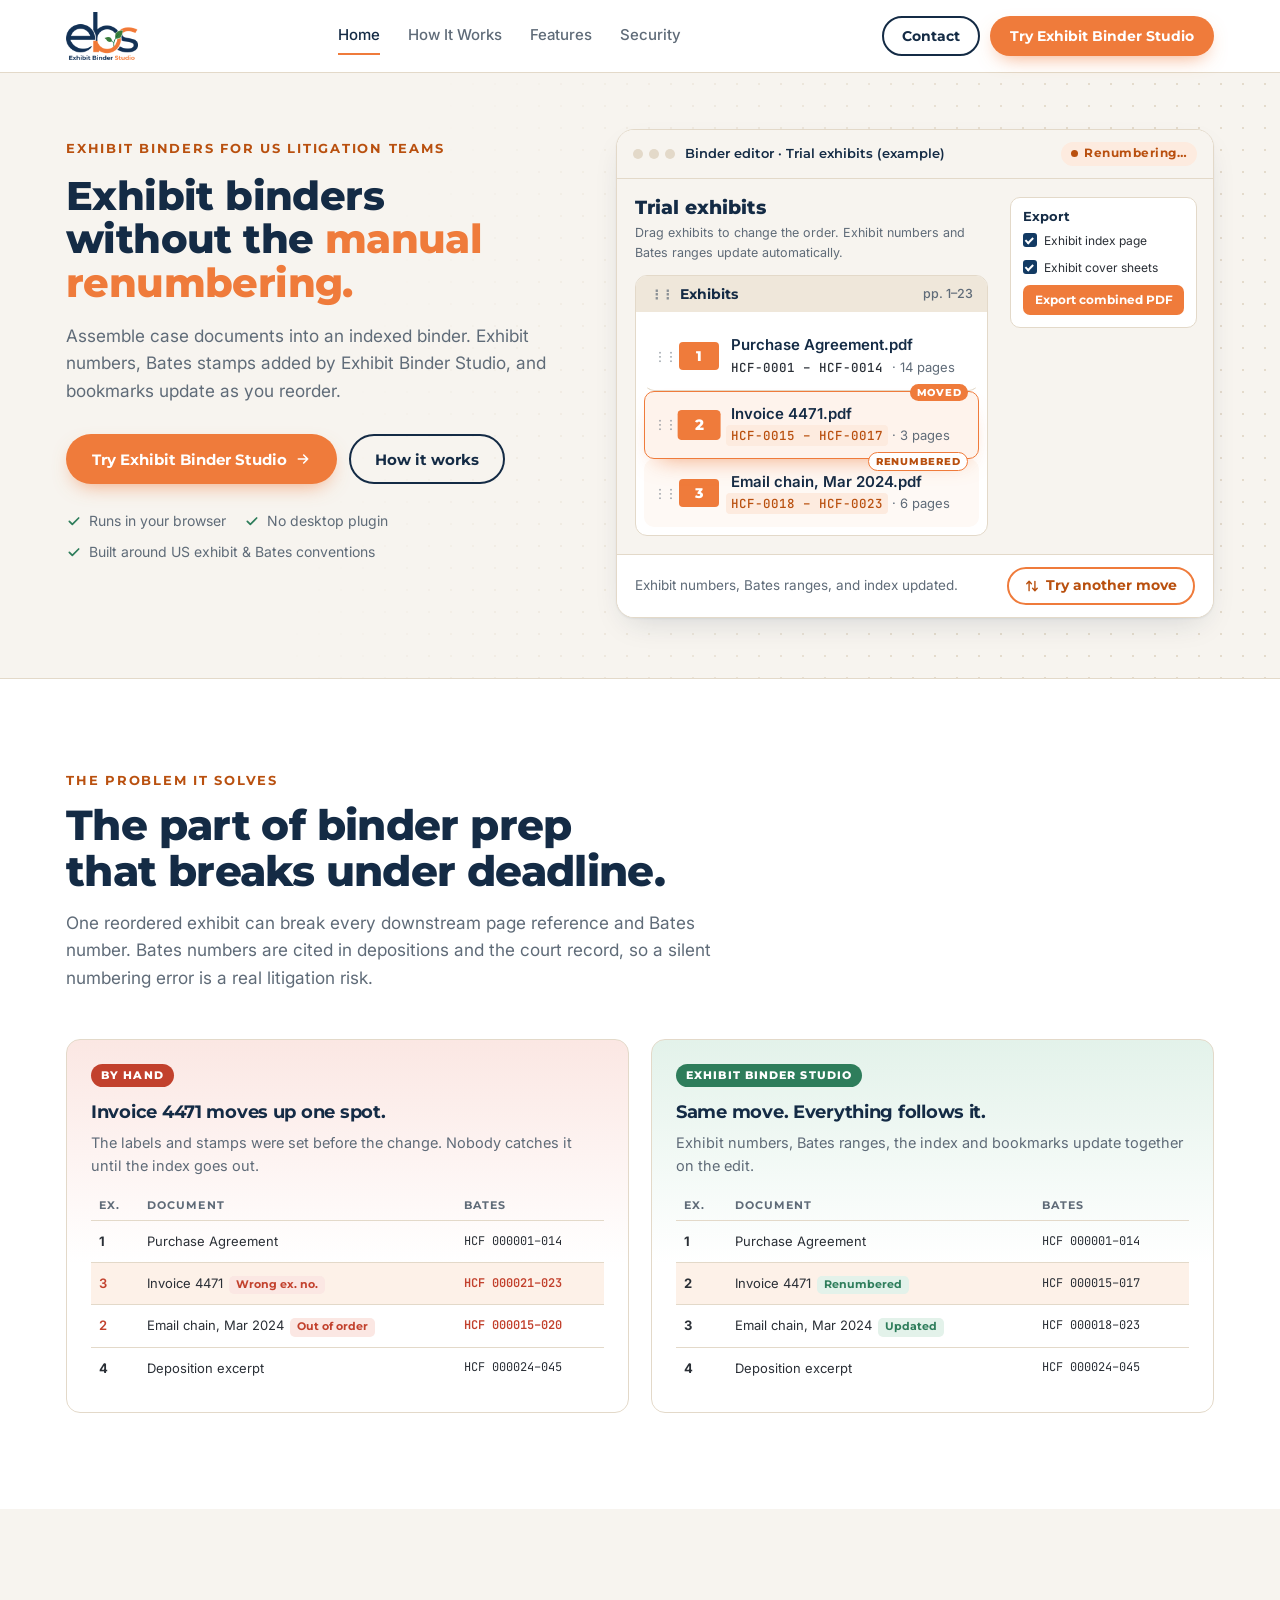
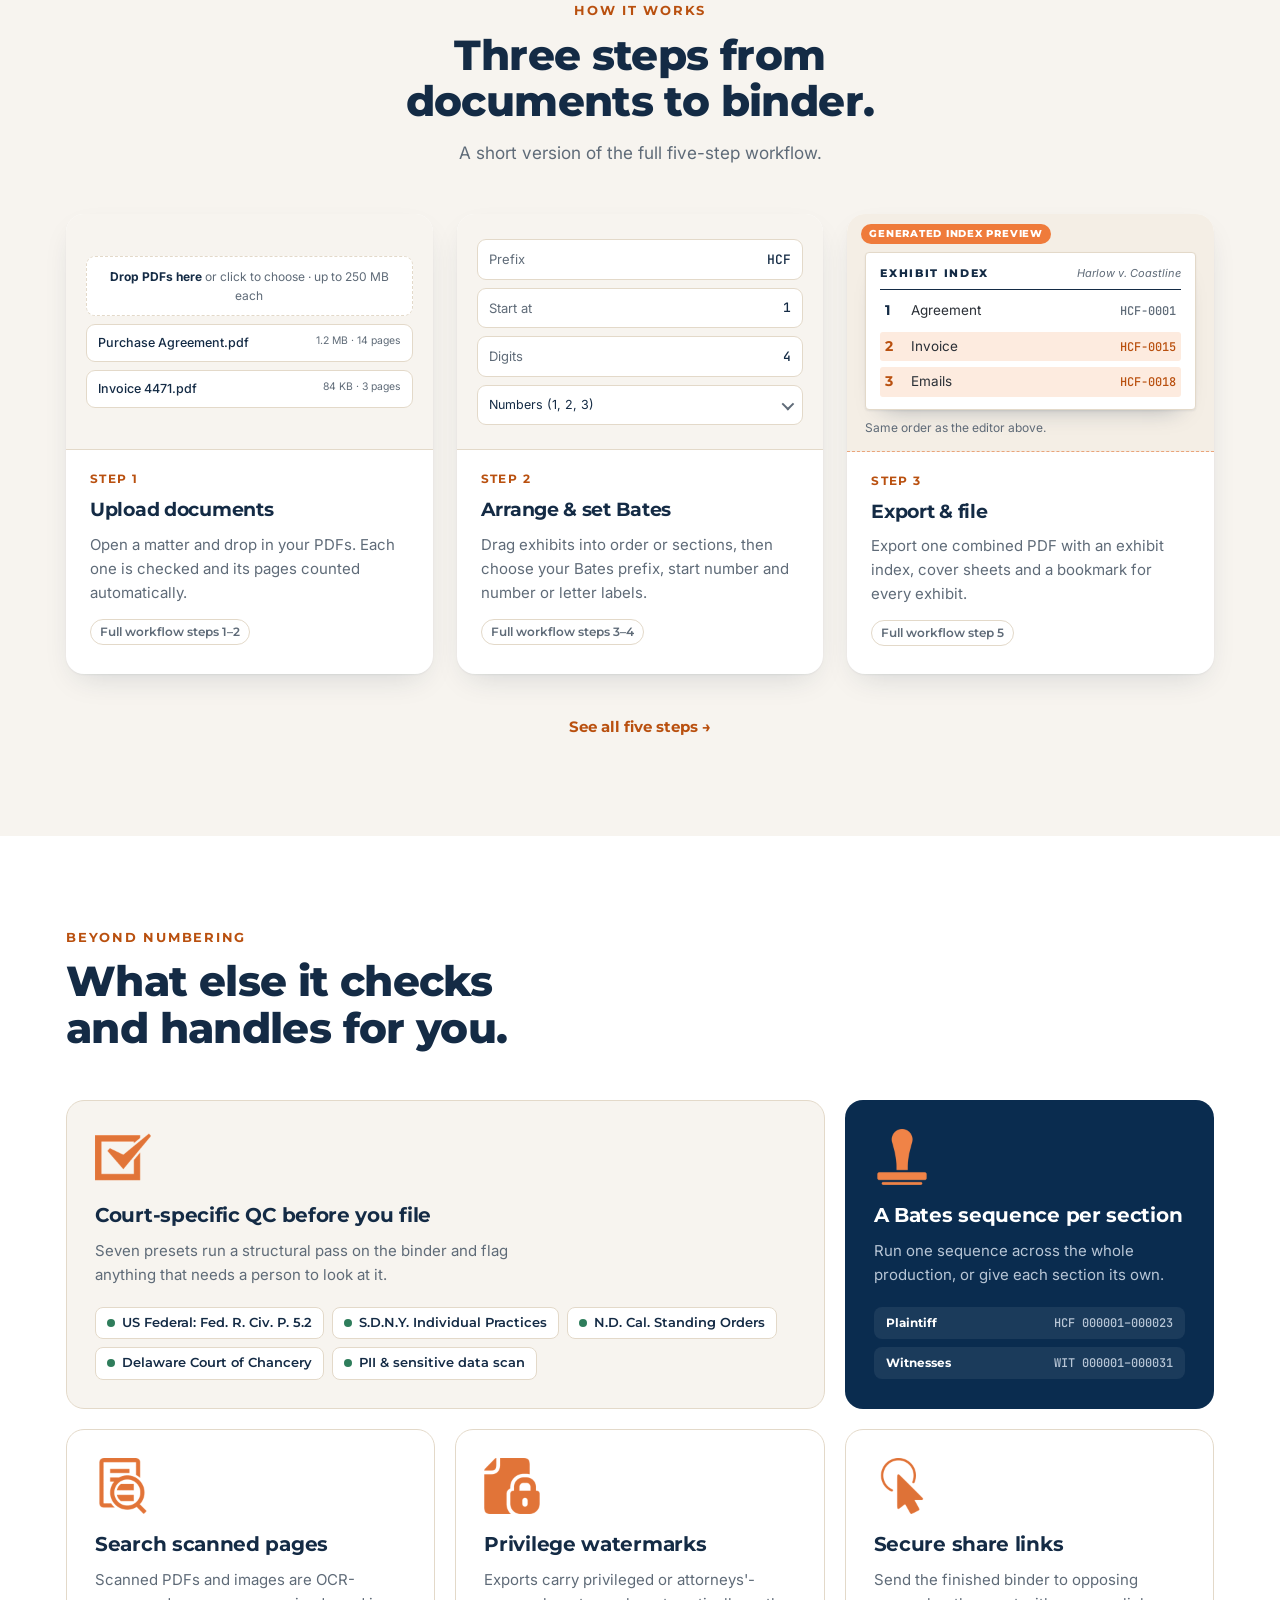
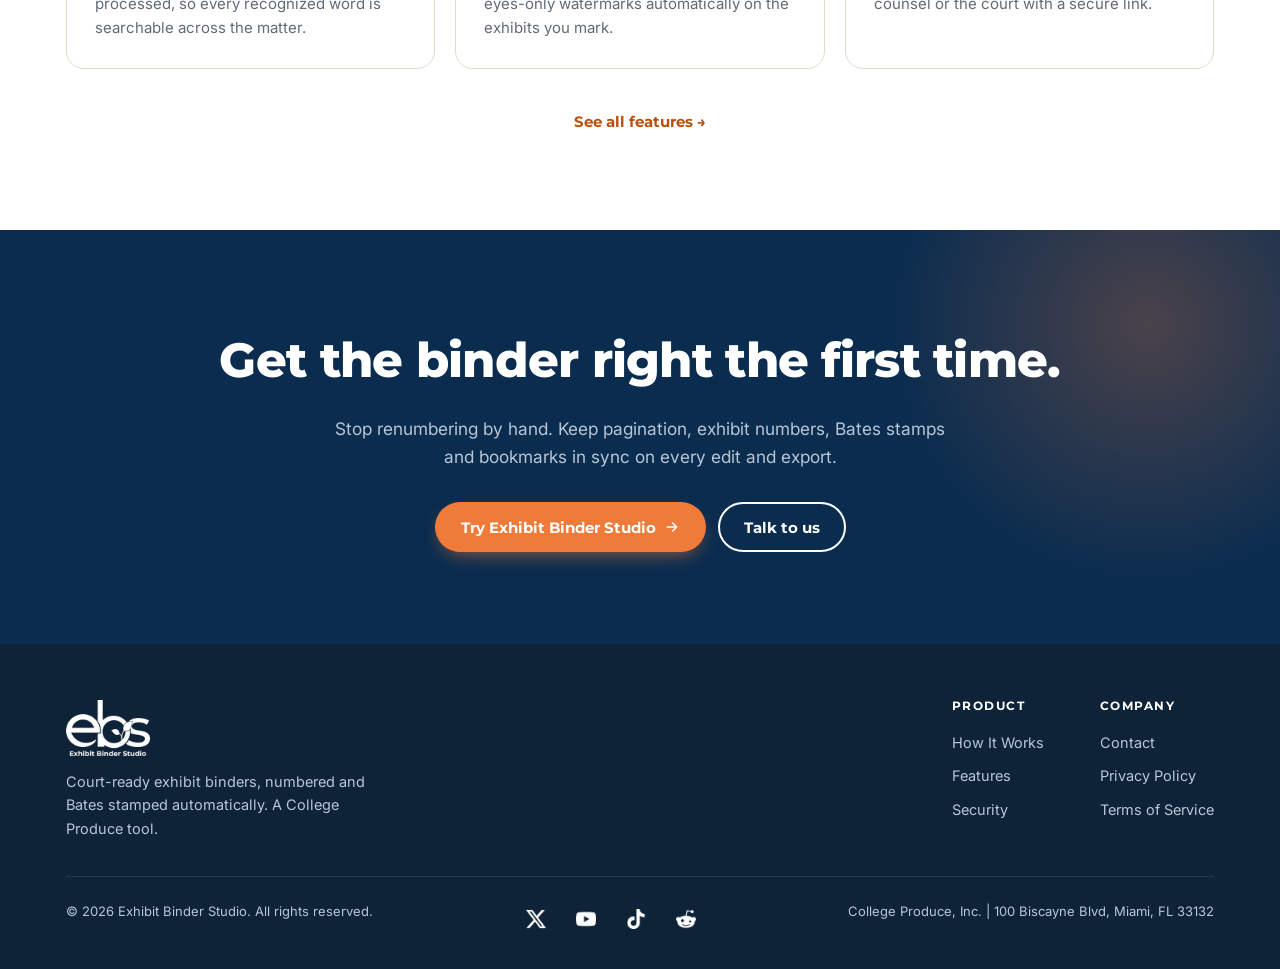
<file: index.html>
<!doctype html>
<html lang="en">
<head>
<meta charset="utf-8">
<meta name="viewport" content="width=device-width, initial-scale=1, viewport-fit=cover">
<title>Exhibit Binder Studio</title>
<meta name="description" content="Exhibit Binder Studio turns raw case documents into court-ready binders: numbered, Bates stamped, indexed and always in sync.">
<meta name="claude:viewport-fit-sides" content="cover">
<link rel="preconnect" href="https://fonts.googleapis.com">
<link rel="preconnect" href="https://fonts.gstatic.com" crossorigin>
<link rel="stylesheet" href="https://fonts.googleapis.com/css2?family=Montserrat:wght@500;600;700;800&family=Inter:wght@400;500;600&family=JetBrains+Mono:wght@500&display=swap">
<link rel="stylesheet" href="assets/ebs.css">
</head>
<body>
<header class="site-head">
  <div class="wrap">
    <a class="logo" href="index.html" aria-label="Exhibit Binder Studio home"><img class="logo-light" src="assets/img/logo-nav.png" alt="Exhibit Binder Studio" width="72" height="48"><img class="logo-dark" src="assets/img/logo-footer.png" alt="" width="72" height="48"></a>
    <nav class="nav" aria-label="Main"><a href="index.html" aria-current="page">Home</a><a href="how-it-works.html">How It Works</a><a href="features.html">Features</a><a href="security.html">Security</a></nav>
    <div class="head-ctas">
      <a class="btn btn-ghost btn-sm" href="contact.html">Contact</a>
      <a class="btn btn-primary btn-sm" href="https://ebs.collegeproduce.com/"><span>Try<span class="hide-sm"> Exhibit Binder Studio</span></span></a>
    </div>
    <button class="menu-btn" id="menuBtn" type="button" aria-label="Menu" aria-expanded="false" aria-controls="mnav"><svg viewBox="0 0 24 24" fill="none" stroke="currentColor" stroke-width="2.2" stroke-linecap="round" stroke-linejoin="round" aria-hidden="true"><path d="M4 7h16M4 12h16M4 17h16"/></svg></button>
  </div>
  <nav class="mnav" id="mnav" aria-label="Mobile"><a href="index.html" aria-current="page">Home</a><a href="how-it-works.html">How It Works</a><a href="features.html">Features</a><a href="security.html">Security</a><a href="contact.html">Contact</a></nav>
</header>
<main>

<!-- HERO -->
<section class="hero">
  <div class="wrap">
    <div>
      <span class="eyebrow">Exhibit binders for US litigation teams</span>
      <h1 class="hero-h1">Exhibit binders <br class="br-wide">without the <span class="hl">manual <br class="br-wide">renumbering.</span></h1>
      <p class="lede">Assemble case documents into an indexed binder. Exhibit numbers, Bates stamps added by Exhibit Binder Studio, and bookmarks update as you reorder.</p>
      <div class="hero-ctas">
        <a class="btn btn-primary" href="https://ebs.collegeproduce.com/">Try Exhibit Binder Studio
          <svg viewBox="0 0 24 24" fill="none" stroke="currentColor" stroke-width="2.4" stroke-linecap="round" stroke-linejoin="round"><path d="M5 12h14M13 6l6 6-6 6"/></svg></a>
        <a class="btn btn-ghost" href="#how">How it works</a>
      </div>
      <div class="hero-note">
        <span><svg viewBox="0 0 24 24" fill="none" stroke="currentColor" stroke-width="2.6" stroke-linecap="round" stroke-linejoin="round"><path d="M5 12.5l4.5 4.5L19 7.5"/></svg>Runs in your browser</span>
        <span><svg viewBox="0 0 24 24" fill="none" stroke="currentColor" stroke-width="2.6" stroke-linecap="round" stroke-linejoin="round"><path d="M5 12.5l4.5 4.5L19 7.5"/></svg>No desktop plugin</span>
        <span><svg viewBox="0 0 24 24" fill="none" stroke="currentColor" stroke-width="2.6" stroke-linecap="round" stroke-linejoin="round"><path d="M5 12.5l4.5 4.5L19 7.5"/></svg>Built around US exhibit &amp; Bates conventions</span>
      </div>
    </div>

    <div class="studio" aria-label="Interactive example: moving an exhibit in the binder editor renumbers it and updates its Bates range">
      <div class="win">
        <div class="win-bar">
          <span class="dots"><i></i><i></i><i></i></span>
          <span class="win-title">Binder editor · Trial exhibits (example)</span>
          <span class="sync" id="sync"><i></i><span id="syncText">In sync</span></span>
        </div>
        <div class="app">
          <div class="app-main">
            <div class="app-title">Trial exhibits</div>
            <p class="app-hint">Drag exhibits to change the order. Exhibit numbers and Bates ranges update automatically.</p>
            <div class="xcard">
              <div class="xcard-head"><span class="grip">⋮⋮</span>Exhibits<small id="pp">pp. 1–23</small></div>
              <ol class="xrows" id="rows"></ol>
            </div>
          </div>
          <div class="app-side" aria-hidden="true">
            <div class="panel-mini">
              <b>Export</b>
              <span class="chk"><i></i>Exhibit index page</span>
              <span class="chk"><i></i>Exhibit cover sheets</span>
              <span class="go">Export combined PDF</span>
            </div>
          </div>
        </div>
        <div class="win-foot">
          <p id="lastChange" aria-live="polite">3 exhibits · 23 pages · <b class="mono">HCF-0001 – HCF-0023</b></p>
          <button class="demo-btn" id="moveBtn" type="button">
            <svg viewBox="0 0 24 24" fill="none" stroke="currentColor" stroke-width="2.4" stroke-linecap="round" stroke-linejoin="round"><path d="M7 4v16M7 4L3 8M7 4l4 4M17 20V4M17 20l-4-4M17 20l4-4"/></svg><span id="moveLabel">Try a move</span></button>
        </div>
      </div>
    </div>
  </div>
</section>

<!-- PROBLEM -->
<section class="sec problem" id="problem">
  <div class="wrap">
    <div class="sec-head">
      <span class="eyebrow">The problem it solves</span>
      <h2>The part of binder prep that breaks under deadline.</h2>
      <p class="lede">One reordered exhibit can break every downstream page reference and Bates number. Bates numbers are cited in depositions and the court record, so a silent numbering error is a real litigation risk.</p>
    </div>

    <div class="compare">
      <div class="panel bad reveal">
        <div class="panel-top"><span class="badge">By hand</span></div>
        <h3>Invoice 4471 moves up one spot.</h3>
        <p>The labels and stamps were set before the change. Nobody catches it until the index goes out.</p>
        <div class="tbl-wrap">
          <table class="tbl">
            <thead><tr><th>Ex.</th><th>Document</th><th>Bates</th></tr></thead>
            <tbody>
              <tr><td><b>1</b></td><td>Purchase Agreement</td><td class="mono">HCF 000001–014</td></tr>
              <tr class="moved"><td class="err">3</td><td>Invoice 4471<span class="err-tag">Wrong ex. no.</span></td><td class="mono err">HCF 000021–023</td></tr>
              <tr><td class="err">2</td><td>Email chain, Mar 2024<span class="err-tag">Out of order</span></td><td class="mono err">HCF 000015–020</td></tr>
              <tr><td><b>4</b></td><td>Deposition excerpt</td><td class="mono">HCF 000024–045</td></tr>
            </tbody>
          </table>
        </div>
      </div>
      <div class="panel good reveal">
        <div class="panel-top"><span class="badge">Exhibit Binder Studio</span></div>
        <h3>Same move. Everything follows it.</h3>
        <p>Exhibit numbers, Bates ranges, the index and bookmarks update together on the edit.</p>
        <div class="tbl-wrap">
          <table class="tbl">
            <thead><tr><th>Ex.</th><th>Document</th><th>Bates</th></tr></thead>
            <tbody>
              <tr><td><b>1</b></td><td>Purchase Agreement</td><td class="mono">HCF 000001–014</td></tr>
              <tr class="moved"><td><b>2</b></td><td>Invoice 4471<span class="ok-tag">Renumbered</span></td><td class="mono">HCF 000015–017</td></tr>
              <tr><td><b>3</b></td><td>Email chain, Mar 2024<span class="ok-tag">Updated</span></td><td class="mono">HCF 000018–023</td></tr>
              <tr><td><b>4</b></td><td>Deposition excerpt</td><td class="mono">HCF 000024–045</td></tr>
            </tbody>
          </table>
        </div>
      </div>
    </div>
  </div>
</section>

<!-- HOW IT WORKS -->
<section class="sec how" id="how">
  <div class="wrap">
    <div class="sec-head center">
      <span class="eyebrow">How it works</span>
      <h2>Three steps from documents to binder.</h2>
      <p class="lede">A short version of the full five-step workflow.</p>
    </div>
    <div class="steps">
      <article class="step reveal">
        <div class="step-ex" aria-hidden="true">
          <div class="drop"><b>Drop PDFs here</b> or click to choose · up to 250 MB each</div>
          <div class="doc"><span>Purchase Agreement.pdf</span><small>1.2 MB · 14 pages</small></div>
          <div class="doc"><span>Invoice 4471.pdf</span><small>84 KB · 3 pages</small></div>
        </div>
        <div class="step-body">
          <span class="step-n">Step 1</span>
          <h3>Upload documents</h3>
          <p>Open a matter and drop in your PDFs. Each one is checked and its pages counted automatically.</p>
          <span class="step-map">Full workflow steps 1–2</span>
        </div>
      </article>
      <article class="step reveal">
        <div class="step-ex" aria-hidden="true">
          <div class="cfg"><span>Prefix</span><b>HCF</b></div>
          <div class="cfg"><span>Start at</span><b>1</b></div>
          <div class="cfg"><span>Digits</span><b>4</b></div>
          <div class="sel">Numbers (1, 2, 3)</div>
        </div>
        <div class="step-body">
          <span class="step-n">Step 2</span>
          <h3>Arrange &amp; set Bates</h3>
          <p>Drag exhibits into order or sections, then choose your Bates prefix, start number and number or letter labels.</p>
          <span class="step-map">Full workflow steps 3–4</span>
        </div>
      </article>
      <article class="step reveal">
        <div class="step-ex step-index">
          <span class="output-tag">Generated index preview</span>
          <div class="ipage">
            <div class="ipage-head"><h4>EXHIBIT INDEX</h4><span>Harlow v. Coastline</span></div>
            <div class="irows" id="idx"></div>
          </div>
          <p class="output-note">Same order as the editor above.</p>
        </div>
        <div class="step-body">
          <span class="step-n">Step 3</span>
          <h3>Export &amp; file</h3>
          <p>Export one combined PDF with an exhibit index, cover sheets and a bookmark for every exhibit.</p>
          <span class="step-map">Full workflow step 5</span>
        </div>
      </article>
    </div>
    <p class="more-link"><a href="how-it-works.html">See all five steps →</a></p>
  </div>
</section>

<!-- FEATURES -->
<section class="sec" id="features">
  <div class="wrap">
    <div class="sec-head">
      <span class="eyebrow">Beyond numbering</span>
      <h2>What else it checks and handles for you.</h2>
    </div>
    <div class="bento">
      <article class="tile t-a reveal">
        <img class="ico-img" src="assets/img/icons/checklist.png" alt="" width="56" height="56" loading="lazy">
        <h3>Court-specific QC before you file</h3>
        <p>Seven presets run a structural pass on the binder and flag anything that needs a person to look at it.</p>
        <ul class="qc-list" aria-label="Some of the QC presets">
          <li>US Federal: Fed. R. Civ. P. 5.2</li><li>S.D.N.Y. Individual Practices</li><li>N.D. Cal. Standing Orders</li><li>Delaware Court of Chancery</li><li>PII &amp; sensitive data scan</li>
        </ul>
      </article>
      <article class="tile t-b reveal">
        <img class="ico-img" src="assets/img/icons/bates.png" alt="" width="56" height="56" loading="lazy">
        <h3>A Bates sequence per section</h3>
        <p>Run one sequence across the whole production, or give each section its own.</p>
        <div class="seq" aria-hidden="true">
          <div><b>Plaintiff</b>HCF 000001–000023</div>
          <div><b>Witnesses</b>WIT 000001–000031</div>
        </div>
      </article>
      <article class="tile t-c reveal">
        <img class="ico-img" src="assets/img/icons/ocr.png" alt="" width="56" height="56" loading="lazy">
        <h3>Search scanned pages</h3>
        <p>Scanned PDFs and images are OCR-processed, so every recognized word is searchable across the matter.</p>
      </article>
      <article class="tile t-d reveal">
        <img class="ico-img" src="assets/img/icons/security.png" alt="" width="56" height="56" loading="lazy">
        <h3>Privilege watermarks</h3>
        <p>Exports carry privileged or attorneys'-eyes-only watermarks automatically on the exhibits you mark.</p>
      </article>
      <article class="tile t-e reveal">
        <img class="ico-img" src="assets/img/icons/one-click.png" alt="" width="56" height="56" loading="lazy">
        <h3>Secure share links</h3>
        <p>Send the finished binder to opposing counsel or the court with a secure link.</p>
      </article>
    </div>
    <p class="more-link"><a href="features.html">See all features →</a></p>
  </div>
</section>

<!-- CTA -->
<section class="cta">
  <div class="wrap">
    <h2>Get the binder right the first time.</h2>
    <p>Stop renumbering by hand. Keep pagination, exhibit numbers, Bates stamps and bookmarks in sync on every edit and export.</p>
    <div class="row-btns">
      <a class="btn btn-primary" href="https://ebs.collegeproduce.com/">Try Exhibit Binder Studio
        <svg viewBox="0 0 24 24" fill="none" stroke="currentColor" stroke-width="2.4" stroke-linecap="round" stroke-linejoin="round"><path d="M5 12h14M13 6l6 6-6 6"/></svg></a>
      <a class="btn btn-ghost" href="contact.html">Talk to us</a>
    </div>
  </div>
</section>

</main>
<footer>
  <div class="wrap">
    <div class="foot-top">
      <div class="foot-brand">
        <a class="logo" href="index.html" aria-label="Exhibit Binder Studio home"><img src="assets/img/logo-footer.png" alt="Exhibit Binder Studio" width="84" height="56"></a>
        <p>Court-ready exhibit binders, numbered and Bates stamped automatically. A College Produce tool.</p>
      </div>
      <div class="foot-cols">
        <div><h5>Product</h5><a href="how-it-works.html">How It Works</a><a href="features.html">Features</a><a href="security.html">Security</a></div>
        <div><h5>Company</h5><a href="contact.html">Contact</a><a href="#">Privacy Policy</a><a href="#">Terms of Service</a></div>
      </div>
    </div>
    <div class="foot-bot">
      <span>© 2026 Exhibit Binder Studio. All rights reserved.</span>
      <span class="social"><a href="#" aria-label="X"><img src="assets/img/icons/x.png" alt="" width="22" height="22"></a><a href="#" aria-label="YouTube"><img src="assets/img/icons/youtube.png" alt="" width="22" height="22"></a><a href="#" aria-label="TikTok"><img src="assets/img/icons/tiktok.png" alt="" width="22" height="22"></a><a href="#" aria-label="Reddit"><img src="assets/img/icons/reddit.png" alt="" width="22" height="22"></a></span>
      <span>College Produce, Inc. | 100 Biscayne Blvd, Miami, FL 33132</span>
    </div>
  </div>
</footer>
<script src="assets/ebs.js"></script>
<script>
(function(){
  var PREFIX = "HCF-", DIGITS = 4;
  var docs = [
    {id:"pa",  name:"Purchase Agreement.pdf", short:"Agreement", pages:14},
    {id:"em",  name:"Email chain, Mar 2024.pdf", short:"Emails", pages:6},
    {id:"inv", name:"Invoice 4471.pdf", short:"Invoice", pages:3}
  ];
  // Scripted moves: [current exhibit number, target position]
  var moves = [[3,2],[3,1],[1,3],[2,1]], mi = 0;
  var order = docs.map(function(d){ return d.id; });
  var byId = {}; docs.forEach(function(d){ byId[d.id] = d; });
  var bates = function(n){ return PREFIX + String(n).padStart(DIGITS,"0"); };
  var $ = function(id){ return document.getElementById(id); };
  var rowsEl = $("rows"), idxEl = $("idx"), tabsEl = $("tabs"), sync = $("sync"), syncText = $("syncText"),
      label = $("moveLabel"), note = $("lastChange"), sum = $("xsum");
  var rowEls = {}, prev = null;

  function compute(){
    var start = 1, out = {};
    order.forEach(function(id,i){ var p = byId[id].pages; out[id] = {ex:i+1, from:start, to:start+p-1}; start += p; });
    out.total = start - 1; return out;
  }
  docs.forEach(function(d){
    var r = document.createElement("li"); r.className = "xrow";
    r.innerHTML = '<span class="grip" aria-hidden="true">⋮⋮</span><span class="xnum"></span>' +
      '<span style="min-width:0"><span class="xname">' + d.name + '</span><span class="xmeta"><b></b> · ' + d.pages + ' pages</span></span><span class="xtag"></span>';
    rowEls[d.id] = r;
  });

  function render(movedId){
    var first = {};
    if (movedId) order.forEach(function(id){ first[id] = rowEls[id].getBoundingClientRect().top; });
    var c = compute(), changed = [];
    order.forEach(function(id){
      var r = rowEls[id]; rowsEl.appendChild(r);
      r.querySelector(".xnum").textContent = c[id].ex;
      r.querySelector(".xmeta b").textContent = bates(c[id].from) + " – " + bates(c[id].to);
      r.classList.remove("is-moved","is-updated");
      var tag = r.querySelector(".xtag"); tag.textContent = "";
      if (movedId && prev){
        if (id === movedId){ r.classList.add("is-moved"); tag.textContent = "Moved"; }
        else if (prev[id].ex !== c[id].ex){ r.classList.add("is-updated"); tag.textContent = "Renumbered"; changed.push(id); }
      }
    });
    idxEl.innerHTML = order.map(function(id){
      var hot = movedId && (id === movedId || changed.indexOf(id) > -1);
      return '<div class="irow' + (hot ? ' hot' : '') + '"><b>' + c[id].ex + '</b><span>' + byId[id].short + '</span><em>' + bates(c[id].from) + '</em></div>';
    }).join("");
    if (tabsEl) tabsEl.innerHTML = order.map(function(id,i){ return '<i' + (id === movedId ? ' class="hot"' : '') + '>' + (i+1) + '</i>'; }).join("");
    if (sum) sum.innerHTML = order.length + ' exhibits · ' + c.total + ' pages · <b>' + bates(1) + ' – ' + bates(c.total) + '</b>';
    if (movedId){
      order.forEach(function(id){
        var dy = first[id] - rowEls[id].getBoundingClientRect().top;
        if (dy && rowEls[id].animate) rowEls[id].animate([{transform:"translateY("+dy+"px)"},{transform:"none"}],{duration:650,easing:"cubic-bezier(.2,.8,.2,1)"});
      });
    }
    prev = c;
    return changed.length;
  }

  function move(){
    var m = moves[mi % moves.length]; mi++;
    var id = order.splice(m[0]-1,1)[0]; order.splice(m[1]-1,0,id);
    sync.classList.add("busy"); syncText.textContent = "Renumbering…";
    var n = render(id);
    var c = prev[id];
    note.textContent = "Exhibit numbers, Bates ranges, and index updated.";
    label.textContent = "Try another move";
    setTimeout(function(){ sync.classList.remove("busy"); syncText.textContent = "In sync"; }, 800);
  }

  render();
  var btn = $("moveBtn"), busy = false, played = false;
  function go(){ if (busy) return; busy = true; played = true; move(); setTimeout(function(){ busy = false; }, 900); }
  btn.addEventListener("click", go);
  // Play one move when the preview comes into view, then stay on the result
  var reduce = window.matchMedia("(prefers-reduced-motion: reduce)").matches;
  if (!reduce && "IntersectionObserver" in window){
    var io = new IntersectionObserver(function(es){
      if (es[0].isIntersecting){ io.disconnect(); setTimeout(function(){ if (!played) go(); }, 1400); }
    }, {threshold:.5});
    io.observe(document.querySelector(".studio .win"));
  }
})();
</script>

</body>
</html>
</file>
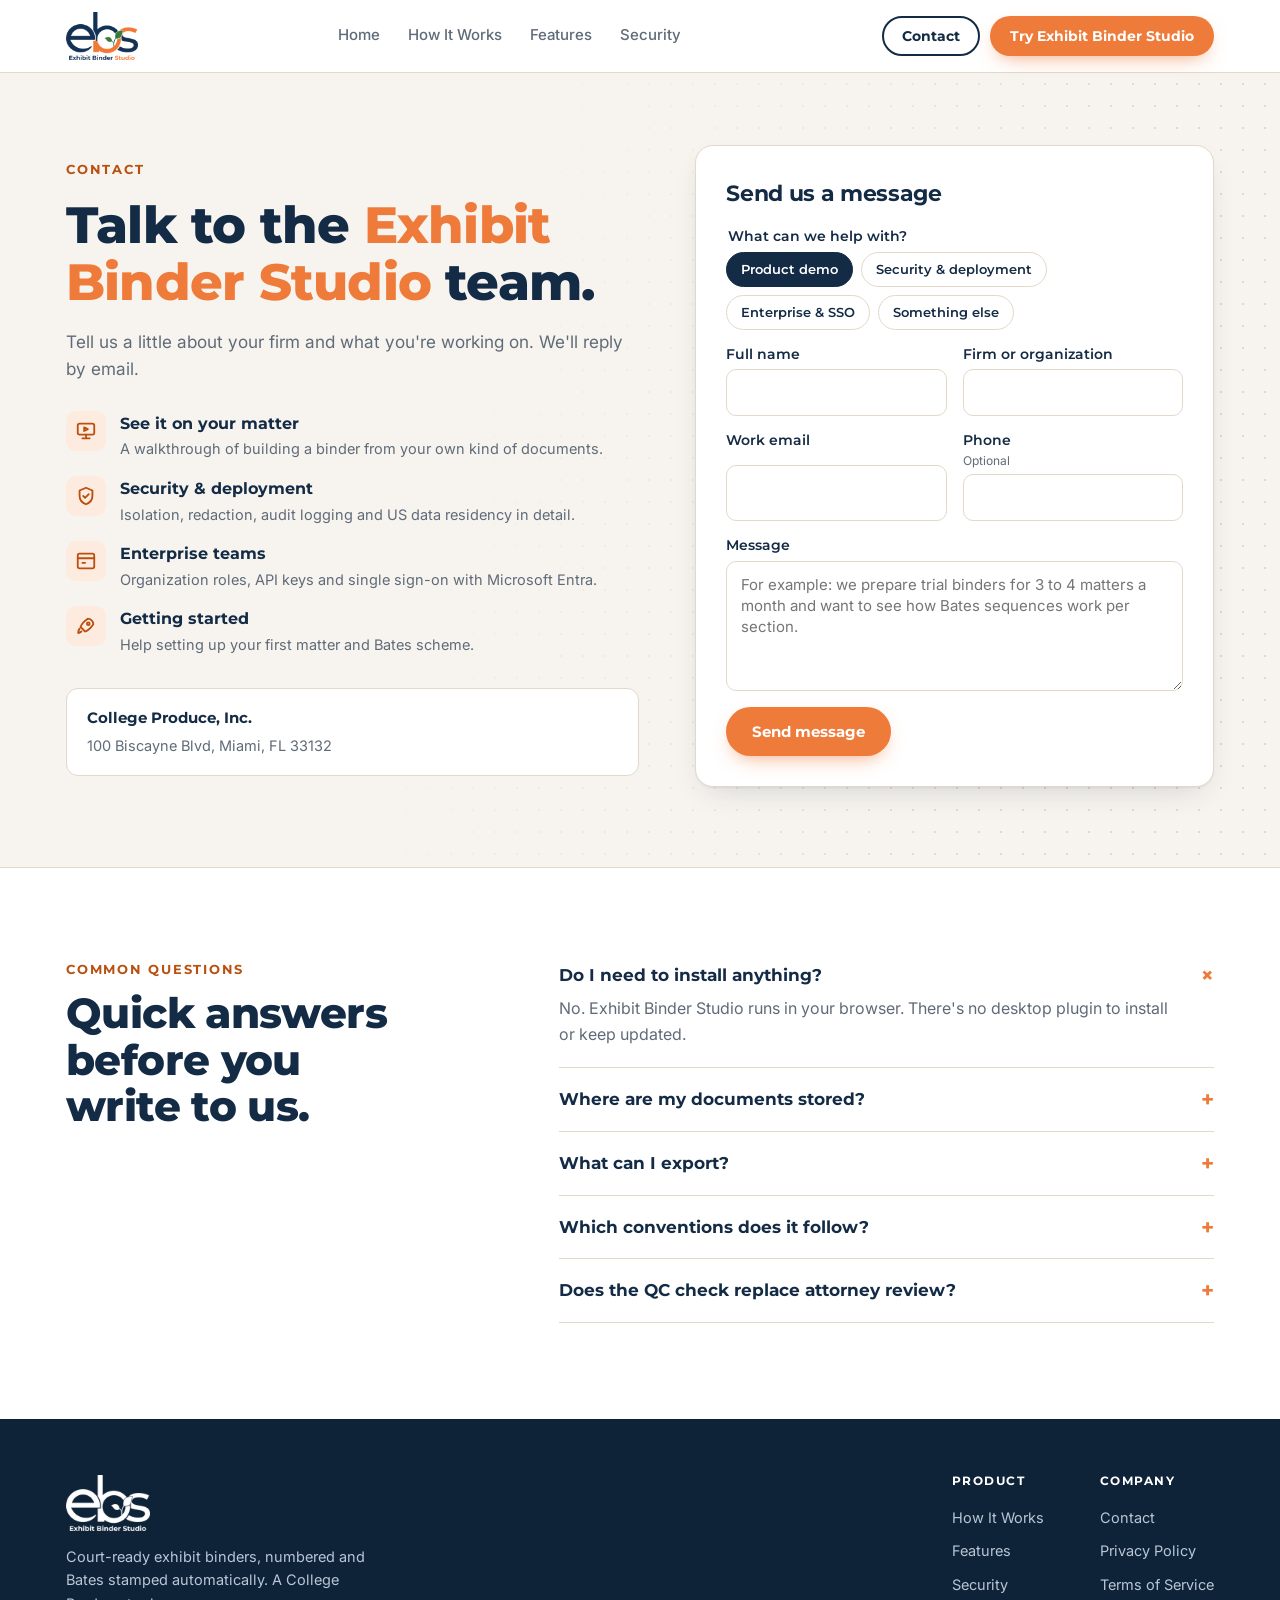
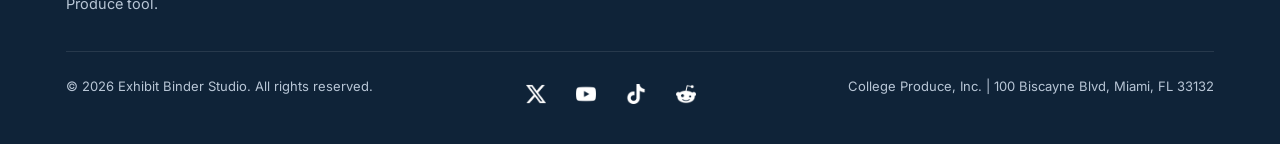
<file: contact.html>
<!doctype html>
<html lang="en">
<head>
<meta charset="utf-8">
<meta name="viewport" content="width=device-width, initial-scale=1, viewport-fit=cover">
<title>Contact | Exhibit Binder Studio</title>
<meta name="description" content="Talk to the Exhibit Binder Studio team about a demo, security and deployment, or enterprise sign-on.">
<meta name="claude:viewport-fit-sides" content="cover">
<link rel="preconnect" href="https://fonts.googleapis.com">
<link rel="preconnect" href="https://fonts.gstatic.com" crossorigin>
<link rel="stylesheet" href="https://fonts.googleapis.com/css2?family=Montserrat:wght@500;600;700;800&family=Inter:wght@400;500;600&family=JetBrains+Mono:wght@500&display=swap">
<link rel="stylesheet" href="assets/ebs.css">
</head>
<body>
<header class="site-head">
  <div class="wrap">
    <a class="logo" href="index.html" aria-label="Exhibit Binder Studio home"><img class="logo-light" src="assets/img/logo-nav.png" alt="Exhibit Binder Studio" width="72" height="48"><img class="logo-dark" src="assets/img/logo-footer.png" alt="" width="72" height="48"></a>
    <nav class="nav" aria-label="Main"><a href="index.html">Home</a><a href="how-it-works.html">How It Works</a><a href="features.html">Features</a><a href="security.html">Security</a></nav>
    <div class="head-ctas">
      <a class="btn btn-ghost btn-sm" href="contact.html">Contact</a>
      <a class="btn btn-primary btn-sm" href="https://ebs.collegeproduce.com/"><span>Try<span class="hide-sm"> Exhibit Binder Studio</span></span></a>
    </div>
    <button class="menu-btn" id="menuBtn" type="button" aria-label="Menu" aria-expanded="false" aria-controls="mnav"><svg viewBox="0 0 24 24" fill="none" stroke="currentColor" stroke-width="2.2" stroke-linecap="round" stroke-linejoin="round" aria-hidden="true"><path d="M4 7h16M4 12h16M4 17h16"/></svg></button>
  </div>
  <nav class="mnav" id="mnav" aria-label="Mobile"><a href="index.html">Home</a><a href="how-it-works.html">How It Works</a><a href="features.html">Features</a><a href="security.html">Security</a><a href="contact.html" aria-current="page">Contact</a></nav>
</header>
<main>
<section class="phero" style="border-bottom:0">
  <div class="wrap contact-grid">
    <div>
      <span class="eyebrow">Contact</span>
      <h1>Talk to the <span class="hl">Exhibit Binder Studio</span> team.</h1>
      <p class="lede">Tell us a little about your firm and what you're working on. We'll reply by email.</p>
      <ul class="helps"><li><svg viewBox="0 0 24 24" fill="none" stroke="currentColor" stroke-width="2" stroke-linecap="round" stroke-linejoin="round" aria-hidden="true"><rect x="3" y="4" width="18" height="12" rx="2"/><path d="M8 20h8M12 16v4M10 8l4 2-4 2z"/></svg><div><strong>See it on your matter</strong><span>A walkthrough of building a binder from your own kind of documents.</span></div></li><li><svg viewBox="0 0 24 24" fill="none" stroke="currentColor" stroke-width="2" stroke-linecap="round" stroke-linejoin="round" aria-hidden="true"><path d="M12 3l7 3v6c0 4.5-3 7.5-7 9-4-1.5-7-4.5-7-9V6z"/><path d="M9 12l2 2 4-4"/></svg><div><strong>Security &amp; deployment</strong><span>Isolation, redaction, audit logging and US data residency in detail.</span></div></li><li><svg viewBox="0 0 24 24" fill="none" stroke="currentColor" stroke-width="2" stroke-linecap="round" stroke-linejoin="round" aria-hidden="true"><rect x="3" y="4" width="18" height="16" rx="2"/><path d="M3 9h18M8 14h3"/></svg><div><strong>Enterprise teams</strong><span>Organization roles, API keys and single sign-on with Microsoft Entra.</span></div></li><li><svg viewBox="0 0 24 24" fill="none" stroke="currentColor" stroke-width="2" stroke-linecap="round" stroke-linejoin="round" aria-hidden="true"><path d="M5 15c-1 1-1.5 4-1.5 4.5S6 19 7 18M14 4c3 0 6 3 6 6-2 3-6 7-9 8l-5-5c1-3 5-7 8-9z"/><circle cx="14.5" cy="9.5" r="1.5"/></svg><div><strong>Getting started</strong><span>Help setting up your first matter and Bates scheme.</span></div></li></ul>
      <div class="addr"><strong>College Produce, Inc.</strong>100 Biscayne Blvd, Miami, FL 33132</div>
    </div>
    <form class="cform" id="contactForm" data-endpoint="" novalidate>
      <h2>Send us a message</h2>
      <fieldset style="border:0;padding:0;margin:0;display:grid;gap:8px"><legend style="font:600 13.5px/1.2 var(--f-display);color:var(--heading);margin-bottom:8px">What can we help with?</legend><div class="topics"><input type="radio" name="topic" id="topic0" value="Product demo" checked><label for="topic0">Product demo</label><input type="radio" name="topic" id="topic1" value="Security & deployment"><label for="topic1">Security &amp; deployment</label><input type="radio" name="topic" id="topic2" value="Enterprise & SSO"><label for="topic2">Enterprise &amp; SSO</label><input type="radio" name="topic" id="topic3" value="Something else"><label for="topic3">Something else</label></div></fieldset>
      <div class="frow">
        <label for="cName">Full name<input id="cName" name="name" autocomplete="name" required></label>
        <label for="cFirm">Firm or organization<input id="cFirm" name="firm" autocomplete="organization" required></label>
      </div>
      <div class="frow">
        <label for="cEmail">Work email<input id="cEmail" name="email" type="email" autocomplete="email" required></label>
        <label for="cPhone">Phone <small>Optional</small><input id="cPhone" name="phone" type="tel" autocomplete="tel"></label>
      </div>
      <label for="cMsg">Message<textarea id="cMsg" name="message" required placeholder="For example: we prepare trial binders for 3 to 4 matters a month and want to see how Bates sequences work per section."></textarea></label>
      <p class="form-msg" id="formMsg" role="status" hidden></p>
      <button class="btn btn-primary" type="submit">Send message</button>
    </form>
  </div>
</section>

<section class="sec faq faq-plain" id="questions">
  <div class="wrap">
    <div class="sec-head">
      <span class="eyebrow">Common questions</span>
      <h2>Quick answers before you write to us.</h2>
    </div>
    <div>
      <details open><summary>Do I need to install anything?</summary><p>No. Exhibit Binder Studio runs in your browser. There's no desktop plugin to install or keep updated.</p></details>
      <details><summary>Where are my documents stored?</summary><p>In US-only storage, separated from every other organization's data at the database level.</p></details>
      <details><summary>What can I export?</summary><p>A single combined, bookmarked PDF of the full binder, or a ZIP scoped to one section.</p></details>
      <details><summary>Which conventions does it follow?</summary><p>It was built around US exhibit and Bates conventions from the start.</p></details>
      <details><summary>Does the QC check replace attorney review?</summary><p>No. The checks are a fast structural first pass. Your team still reviews the binder against your court's specific rules.</p></details>
    </div>
  </div>
</section>
</main>
<footer>
  <div class="wrap">
    <div class="foot-top">
      <div class="foot-brand">
        <a class="logo" href="index.html" aria-label="Exhibit Binder Studio home"><img src="assets/img/logo-footer.png" alt="Exhibit Binder Studio" width="84" height="56"></a>
        <p>Court-ready exhibit binders, numbered and Bates stamped automatically. A College Produce tool.</p>
      </div>
      <div class="foot-cols">
        <div><h5>Product</h5><a href="how-it-works.html">How It Works</a><a href="features.html">Features</a><a href="security.html">Security</a></div>
        <div><h5>Company</h5><a href="contact.html">Contact</a><a href="#">Privacy Policy</a><a href="#">Terms of Service</a></div>
      </div>
    </div>
    <div class="foot-bot">
      <span>© 2026 Exhibit Binder Studio. All rights reserved.</span>
      <span class="social"><a href="#" aria-label="X"><img src="assets/img/icons/x.png" alt="" width="22" height="22"></a><a href="#" aria-label="YouTube"><img src="assets/img/icons/youtube.png" alt="" width="22" height="22"></a><a href="#" aria-label="TikTok"><img src="assets/img/icons/tiktok.png" alt="" width="22" height="22"></a><a href="#" aria-label="Reddit"><img src="assets/img/icons/reddit.png" alt="" width="22" height="22"></a></span>
      <span>College Produce, Inc. | 100 Biscayne Blvd, Miami, FL 33132</span>
    </div>
  </div>
</footer>
<script src="assets/ebs.js"></script>

</body>
</html>
</file>
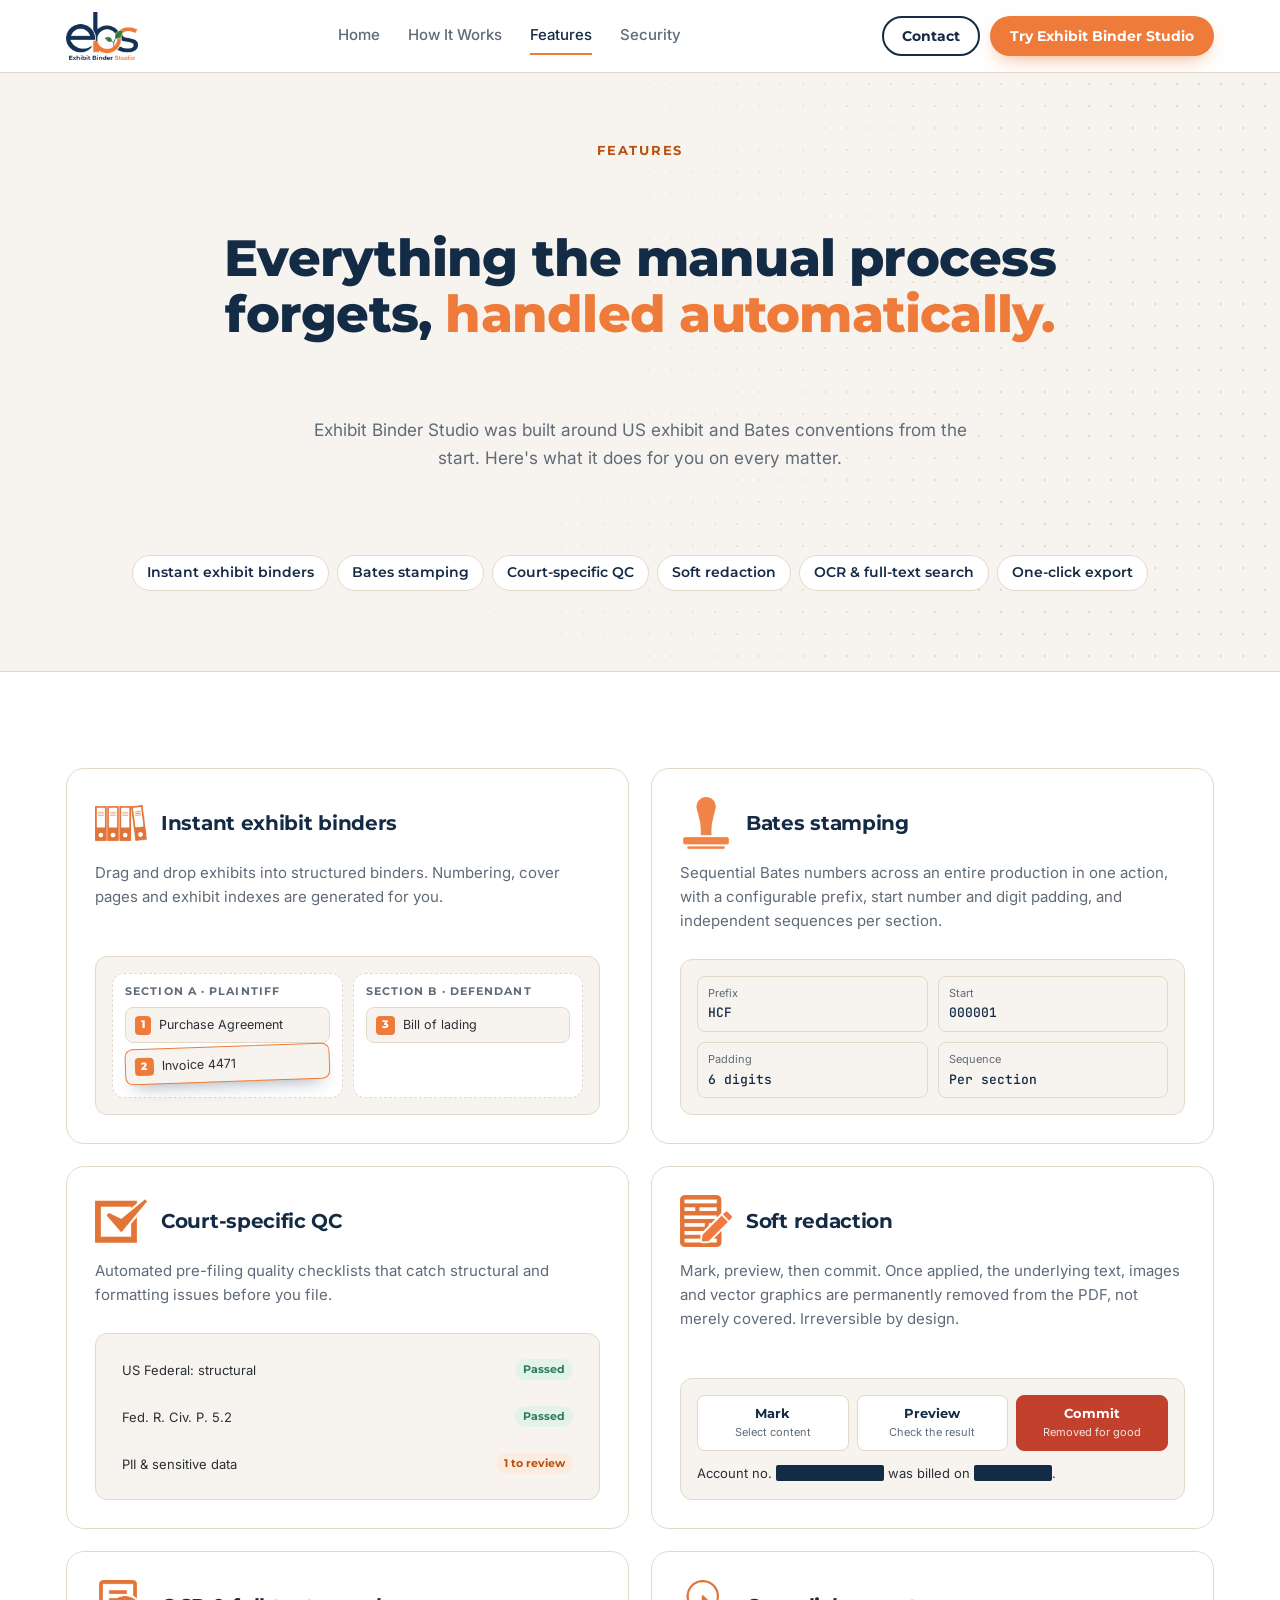
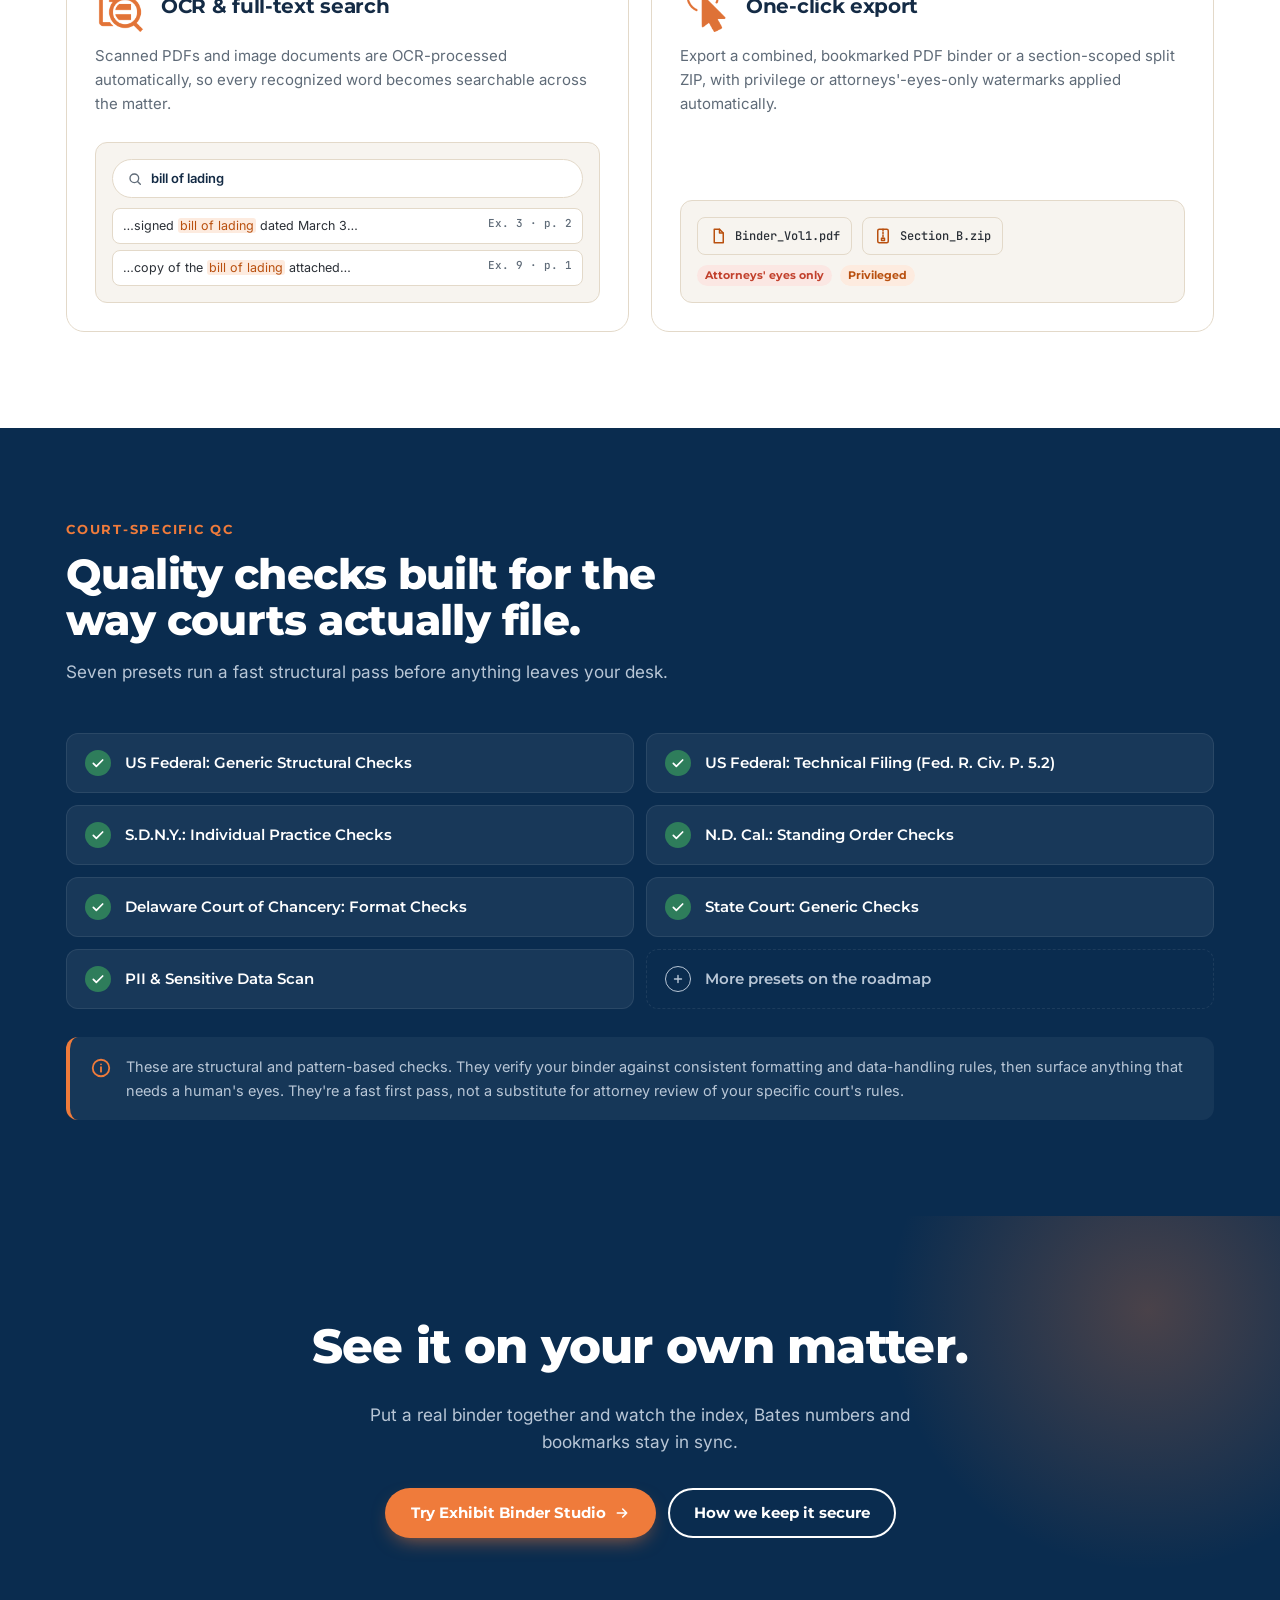
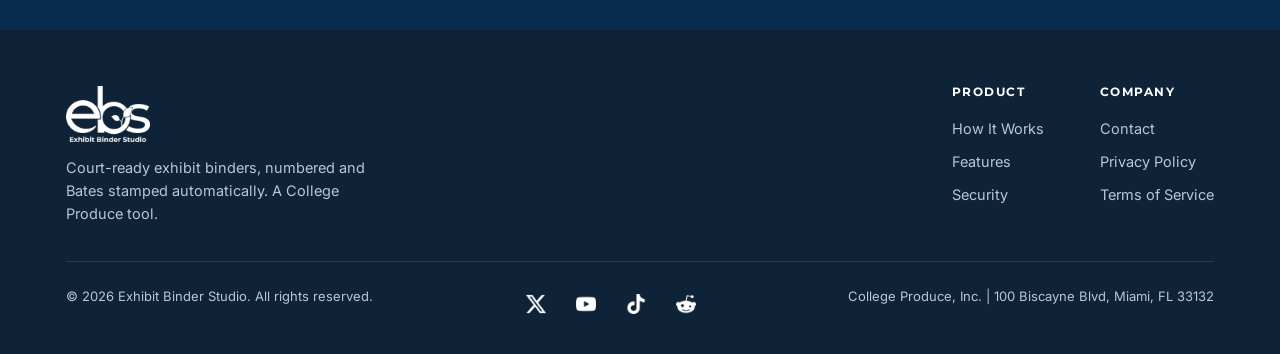
<file: features.html>
<!doctype html>
<html lang="en">
<head>
<meta charset="utf-8">
<meta name="viewport" content="width=device-width, initial-scale=1, viewport-fit=cover">
<title>Features | Exhibit Binder Studio</title>
<meta name="description" content="Instant exhibit binders, Bates stamping, court-specific QC, permanent redaction, OCR search and one-click export.">
<meta name="claude:viewport-fit-sides" content="cover">
<link rel="preconnect" href="https://fonts.googleapis.com">
<link rel="preconnect" href="https://fonts.gstatic.com" crossorigin>
<link rel="stylesheet" href="https://fonts.googleapis.com/css2?family=Montserrat:wght@500;600;700;800&family=Inter:wght@400;500;600&family=JetBrains+Mono:wght@500&display=swap">
<link rel="stylesheet" href="assets/ebs.css">
</head>
<body>
<header class="site-head">
  <div class="wrap">
    <a class="logo" href="index.html" aria-label="Exhibit Binder Studio home"><img class="logo-light" src="assets/img/logo-nav.png" alt="Exhibit Binder Studio" width="72" height="48"><img class="logo-dark" src="assets/img/logo-footer.png" alt="" width="72" height="48"></a>
    <nav class="nav" aria-label="Main"><a href="index.html">Home</a><a href="how-it-works.html">How It Works</a><a href="features.html" aria-current="page">Features</a><a href="security.html">Security</a></nav>
    <div class="head-ctas">
      <a class="btn btn-ghost btn-sm" href="contact.html">Contact</a>
      <a class="btn btn-primary btn-sm" href="https://ebs.collegeproduce.com/"><span>Try<span class="hide-sm"> Exhibit Binder Studio</span></span></a>
    </div>
    <button class="menu-btn" id="menuBtn" type="button" aria-label="Menu" aria-expanded="false" aria-controls="mnav"><svg viewBox="0 0 24 24" fill="none" stroke="currentColor" stroke-width="2.2" stroke-linecap="round" stroke-linejoin="round" aria-hidden="true"><path d="M4 7h16M4 12h16M4 17h16"/></svg></button>
  </div>
  <nav class="mnav" id="mnav" aria-label="Mobile"><a href="index.html">Home</a><a href="how-it-works.html">How It Works</a><a href="features.html" aria-current="page">Features</a><a href="security.html">Security</a><a href="contact.html">Contact</a></nav>
</header>
<main>
<section class="phero solo">
  <div class="wrap">
    <span class="eyebrow">Features</span>
    <h1>Everything the manual process forgets, <span class="hl">handled automatically.</span></h1>
    <p class="lede">Exhibit Binder Studio was built around US exhibit and Bates conventions from the start. Here's what it does for you on every matter.</p>
    <nav class="jump" aria-label="Features on this page"><a href="#binders">Instant exhibit binders</a><a href="#bates">Bates stamping</a><a href="#qc">Court-specific QC</a><a href="#redaction">Soft redaction</a><a href="#ocr">OCR &amp; full-text search</a><a href="#export">One-click export</a></nav>
  </div>
</section>

<section class="sec">
  <div class="wrap"><div class="fgrid"><article class="feat reveal" id="binders"><div class="feat-top"><img class="ico-img" src="assets/img/icons/binders.png" alt="" width="56" height="56" loading="lazy"><h3>Instant exhibit binders</h3></div><p>Drag and drop exhibits into structured binders. Numbering, cover pages and exhibit indexes are generated for you.</p><div class="demo" aria-hidden="true"><div class="mini-drag" style="margin-top:0"><div class="mini-sec"><b>Section A · Plaintiff</b><div class="chip"><i>1</i>Purchase Agreement</div><div class="chip lift"><i>2</i>Invoice 4471</div></div><div class="mini-sec"><b>Section B · Defendant</b><div class="chip"><i>3</i>Bill of lading</div></div></div></div></article><article class="feat reveal" id="bates"><div class="feat-top"><img class="ico-img" src="assets/img/icons/bates.png" alt="" width="56" height="56" loading="lazy"><h3>Bates stamping</h3></div><p>Sequential Bates numbers across an entire production in one action, with a configurable prefix, start number and digit padding, and independent sequences per section.</p><div class="demo" aria-hidden="true"><div class="fields"><div class="field"><span>Prefix</span><b>HCF</b></div><div class="field"><span>Start</span><b>000001</b></div><div class="field"><span>Padding</span><b>6 digits</b></div><div class="field"><span>Sequence</span><b>Per section</b></div></div></div></article><article class="feat reveal" id="qc"><div class="feat-top"><img class="ico-img" src="assets/img/icons/checklist.png" alt="" width="56" height="56" loading="lazy"><h3>Court-specific QC</h3></div><p>Automated pre-filing quality checklists that catch structural and formatting issues before you file.</p><div class="demo" aria-hidden="true"><div class="qc"><div><span>US Federal: structural</span><span class="pill ok">Passed</span></div><div><span>Fed. R. Civ. P. 5.2</span><span class="pill ok">Passed</span></div><div><span>PII &amp; sensitive data</span><span class="pill warn">1 to review</span></div></div></div></article><article class="feat reveal" id="redaction"><div class="feat-top"><img class="ico-img" src="assets/img/icons/redaction.png" alt="" width="56" height="56" loading="lazy"><h3>Soft redaction</h3></div><p>Mark, preview, then commit. Once applied, the underlying text, images and vector graphics are permanently removed from the PDF, not merely covered. Irreversible by design.</p><div class="demo" aria-hidden="true"><div class="stepper"><div>Mark<small>Select content</small></div><div>Preview<small>Check the result</small></div><div class="last">Commit<small>Removed for good</small></div></div><p class="redact-line">Account no. <mark>0000 0000 0000</mark> was billed on <mark>00/00/0000</mark>.</p></div></article><article class="feat reveal" id="ocr"><div class="feat-top"><img class="ico-img" src="assets/img/icons/ocr.png" alt="" width="56" height="56" loading="lazy"><h3>OCR &amp; full-text search</h3></div><p>Scanned PDFs and image documents are OCR-processed automatically, so every recognized word becomes searchable across the matter.</p><div class="demo" aria-hidden="true"><div class="search"><svg viewBox="0 0 24 24" fill="none" stroke="currentColor" stroke-width="2" stroke-linecap="round" stroke-linejoin="round" aria-hidden="true"><circle cx="11" cy="11" r="6.5"/><path d="M20 20l-4.2-4.2"/></svg><b>bill of lading</b></div><div class="hits"><div><span>…signed <mark>bill of lading</mark> dated March 3…</span><em>Ex. 3 · p. 2</em></div><div><span>…copy of the <mark>bill of lading</mark> attached…</span><em>Ex. 9 · p. 1</em></div></div></div></article><article class="feat reveal" id="export"><div class="feat-top"><img class="ico-img" src="assets/img/icons/one-click.png" alt="" width="56" height="56" loading="lazy"><h3>One-click export</h3></div><p>Export a combined, bookmarked PDF binder or a section-scoped split ZIP, with privilege or attorneys'-eyes-only watermarks applied automatically.</p><div class="demo" aria-hidden="true"><div class="exports" style="margin-top:0"><span class="file"><svg viewBox="0 0 24 24" fill="none" stroke="currentColor" stroke-width="2" stroke-linecap="round" stroke-linejoin="round" aria-hidden="true"><path d="M7 3h7l5 5v13H7z"/><path d="M14 3v5h5"/></svg>Binder_Vol1.pdf</span><span class="file"><svg viewBox="0 0 24 24" fill="none" stroke="currentColor" stroke-width="2" stroke-linecap="round" stroke-linejoin="round" aria-hidden="true"><rect x="5" y="3" width="14" height="18" rx="2"/><path d="M12 3v2M12 7v2M12 11v2M10 15h4v3h-4z"/></svg>Section_B.zip</span></div><div class="tags"><span class="pill aeo">Attorneys' eyes only</span><span class="pill warn">Privileged</span></div></div></article></div></div>
</section>

<section class="sec qcband" id="presets">
  <div class="wrap">
    <div class="sec-head">
      <span class="eyebrow">Court-specific QC</span>
      <h2>Quality checks built for the way courts actually file.</h2>
      <p class="lede">Seven presets run a fast structural pass before anything leaves your desk.</p>
    </div>
    <ul class="presets"><li><svg viewBox="0 0 24 24" fill="none" stroke="currentColor" stroke-width="2.6" stroke-linecap="round" stroke-linejoin="round" aria-hidden="true"><path d="M5 12.5l4.5 4.5L19 7.5"/></svg>US Federal: Generic Structural Checks</li><li><svg viewBox="0 0 24 24" fill="none" stroke="currentColor" stroke-width="2.6" stroke-linecap="round" stroke-linejoin="round" aria-hidden="true"><path d="M5 12.5l4.5 4.5L19 7.5"/></svg>US Federal: Technical Filing (Fed. R. Civ. P. 5.2)</li><li><svg viewBox="0 0 24 24" fill="none" stroke="currentColor" stroke-width="2.6" stroke-linecap="round" stroke-linejoin="round" aria-hidden="true"><path d="M5 12.5l4.5 4.5L19 7.5"/></svg>S.D.N.Y.: Individual Practice Checks</li><li><svg viewBox="0 0 24 24" fill="none" stroke="currentColor" stroke-width="2.6" stroke-linecap="round" stroke-linejoin="round" aria-hidden="true"><path d="M5 12.5l4.5 4.5L19 7.5"/></svg>N.D. Cal.: Standing Order Checks</li><li><svg viewBox="0 0 24 24" fill="none" stroke="currentColor" stroke-width="2.6" stroke-linecap="round" stroke-linejoin="round" aria-hidden="true"><path d="M5 12.5l4.5 4.5L19 7.5"/></svg>Delaware Court of Chancery: Format Checks</li><li><svg viewBox="0 0 24 24" fill="none" stroke="currentColor" stroke-width="2.6" stroke-linecap="round" stroke-linejoin="round" aria-hidden="true"><path d="M5 12.5l4.5 4.5L19 7.5"/></svg>State Court: Generic Checks</li><li><svg viewBox="0 0 24 24" fill="none" stroke="currentColor" stroke-width="2.6" stroke-linecap="round" stroke-linejoin="round" aria-hidden="true"><path d="M5 12.5l4.5 4.5L19 7.5"/></svg>PII &amp; Sensitive Data Scan</li><li class="more"><svg viewBox="0 0 24 24" fill="none" stroke="currentColor" stroke-width="2.4" stroke-linecap="round" stroke-linejoin="round" aria-hidden="true"><path d="M12 6v12M6 12h12"/></svg>More presets on the roadmap</li></ul>
    <div class="disclaim"><svg viewBox="0 0 24 24" fill="none" stroke="currentColor" stroke-width="2" stroke-linecap="round" stroke-linejoin="round" aria-hidden="true"><circle cx="12" cy="12" r="9"/><path d="M12 11v5M12 8h.01"/></svg><p>These are structural and pattern-based checks. They verify your binder against consistent formatting and data-handling rules, then surface anything that needs a human's eyes. They're a fast first pass, not a substitute for attorney review of your specific court's rules.</p></div>
  </div>
</section>
<section class="cta">
  <div class="wrap">
    <h2>See it on your own matter.</h2>
    <p>Put a real binder together and watch the index, Bates numbers and bookmarks stay in sync.</p>
    <div class="row-btns">
      <a class="btn btn-primary" href="https://ebs.collegeproduce.com/">Try Exhibit Binder Studio <svg viewBox="0 0 24 24" fill="none" stroke="currentColor" stroke-width="2.4" stroke-linecap="round" stroke-linejoin="round" aria-hidden="true"><path d="M5 12h14M13 6l6 6-6 6"/></svg></a>
      <a class="btn btn-ghost" href="security.html">How we keep it secure</a>
    </div>
  </div>
</section>
</main>
<footer>
  <div class="wrap">
    <div class="foot-top">
      <div class="foot-brand">
        <a class="logo" href="index.html" aria-label="Exhibit Binder Studio home"><img src="assets/img/logo-footer.png" alt="Exhibit Binder Studio" width="84" height="56"></a>
        <p>Court-ready exhibit binders, numbered and Bates stamped automatically. A College Produce tool.</p>
      </div>
      <div class="foot-cols">
        <div><h5>Product</h5><a href="how-it-works.html">How It Works</a><a href="features.html">Features</a><a href="security.html">Security</a></div>
        <div><h5>Company</h5><a href="contact.html">Contact</a><a href="#">Privacy Policy</a><a href="#">Terms of Service</a></div>
      </div>
    </div>
    <div class="foot-bot">
      <span>© 2026 Exhibit Binder Studio. All rights reserved.</span>
      <span class="social"><a href="#" aria-label="X"><img src="assets/img/icons/x.png" alt="" width="22" height="22"></a><a href="#" aria-label="YouTube"><img src="assets/img/icons/youtube.png" alt="" width="22" height="22"></a><a href="#" aria-label="TikTok"><img src="assets/img/icons/tiktok.png" alt="" width="22" height="22"></a><a href="#" aria-label="Reddit"><img src="assets/img/icons/reddit.png" alt="" width="22" height="22"></a></span>
      <span>College Produce, Inc. | 100 Biscayne Blvd, Miami, FL 33132</span>
    </div>
  </div>
</footer>
<script src="assets/ebs.js"></script>

</body>
</html>
</file>
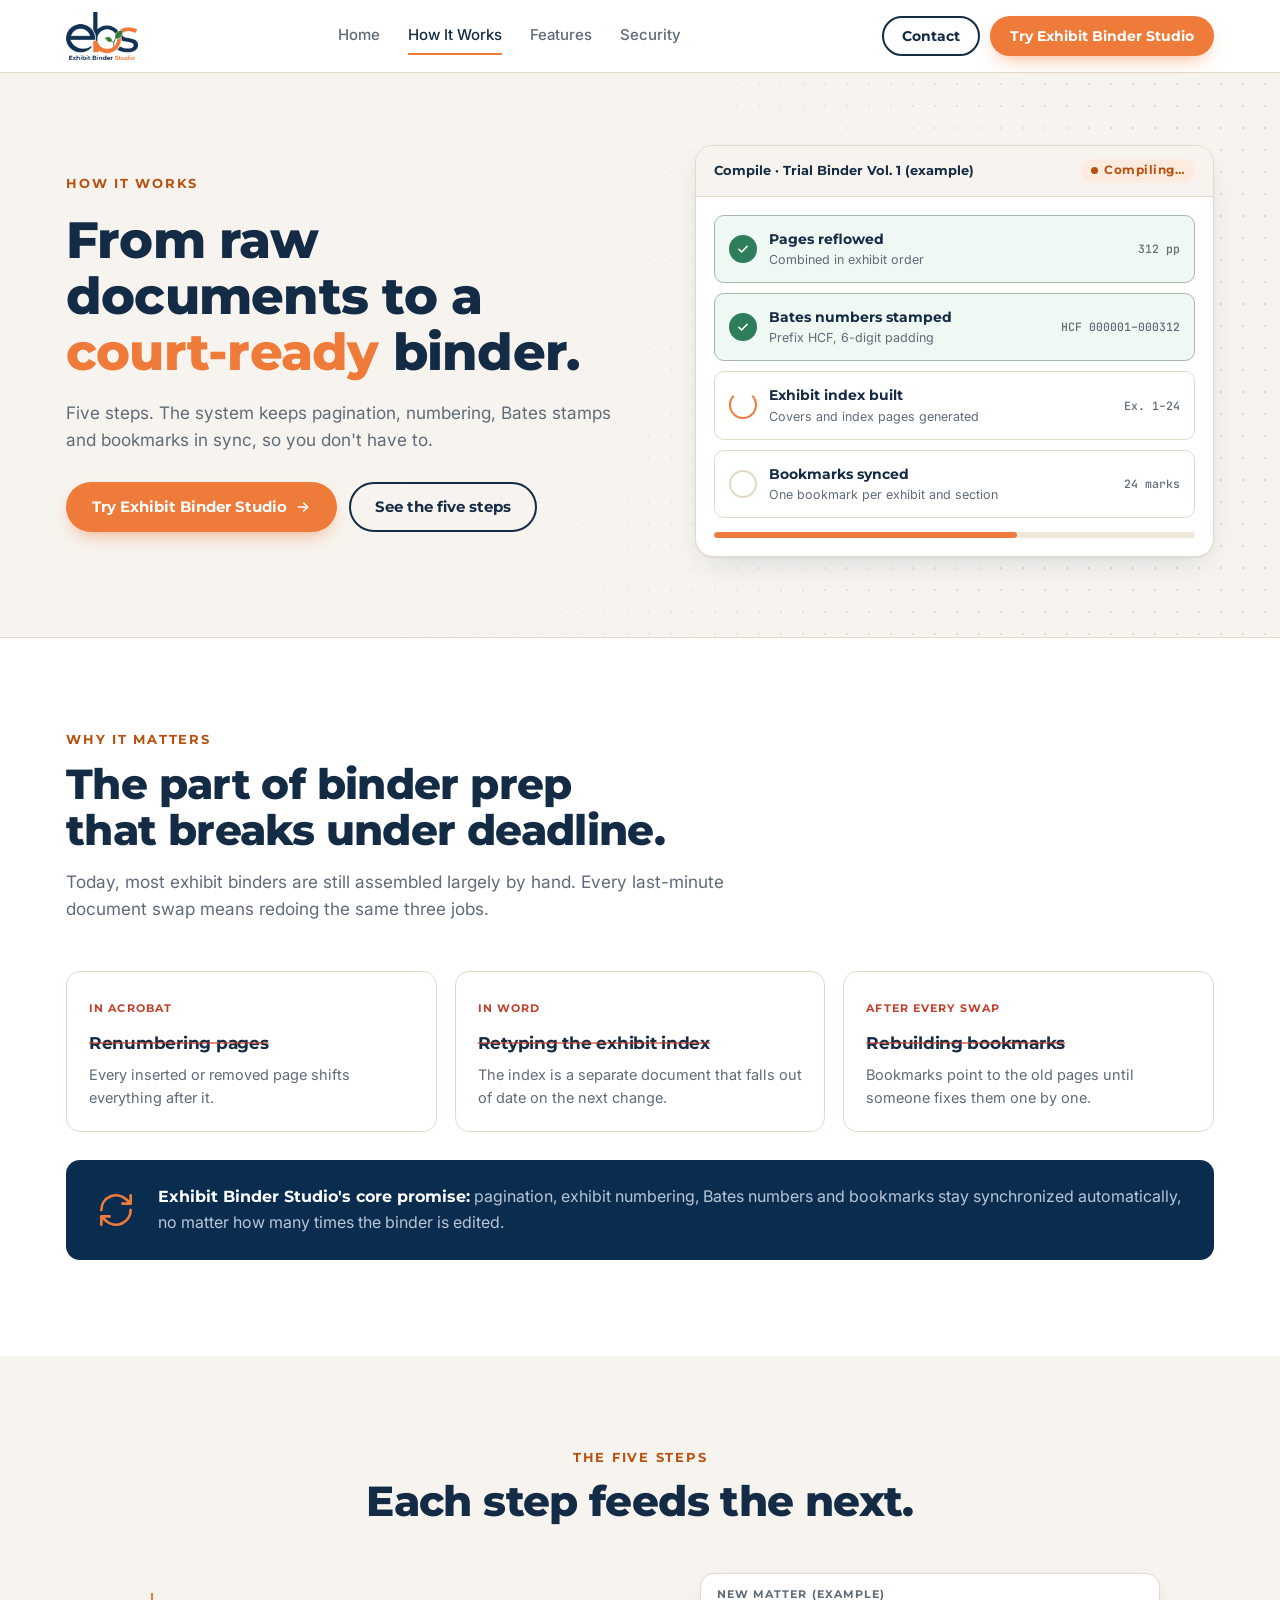
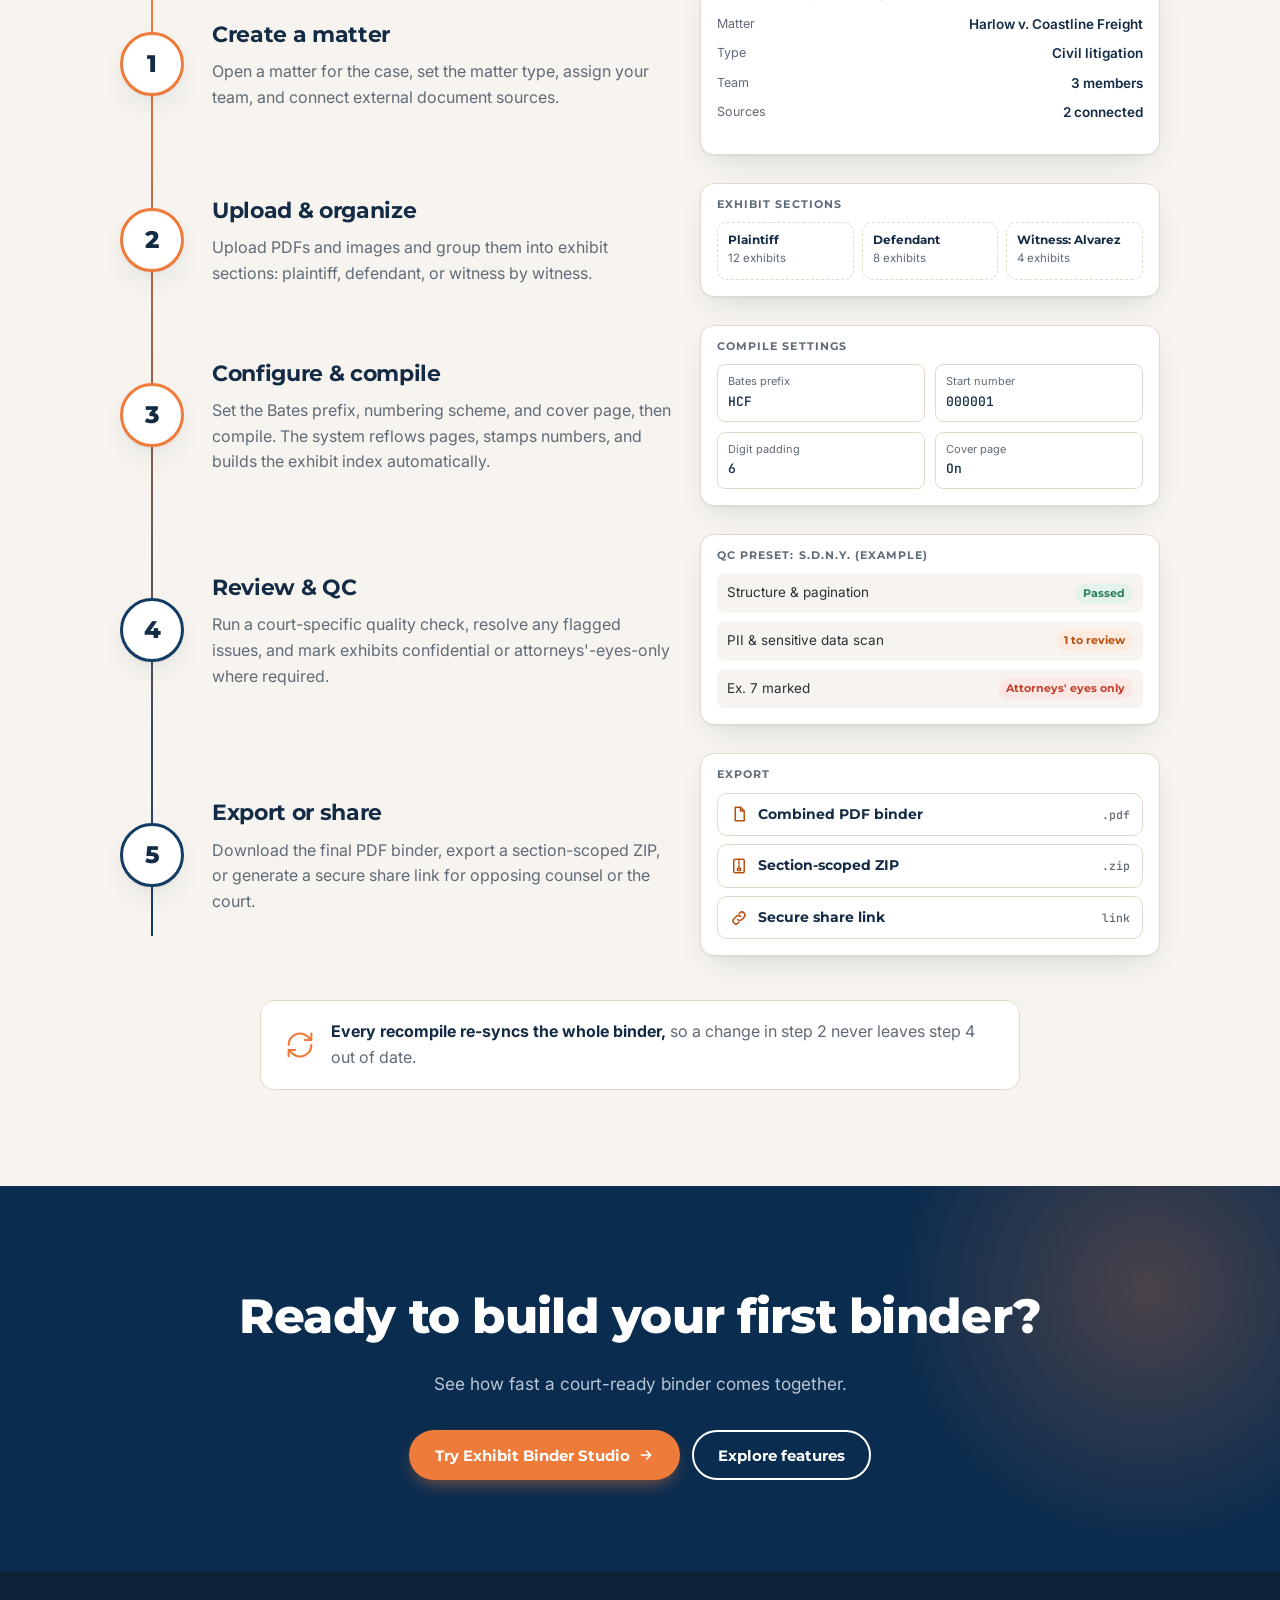
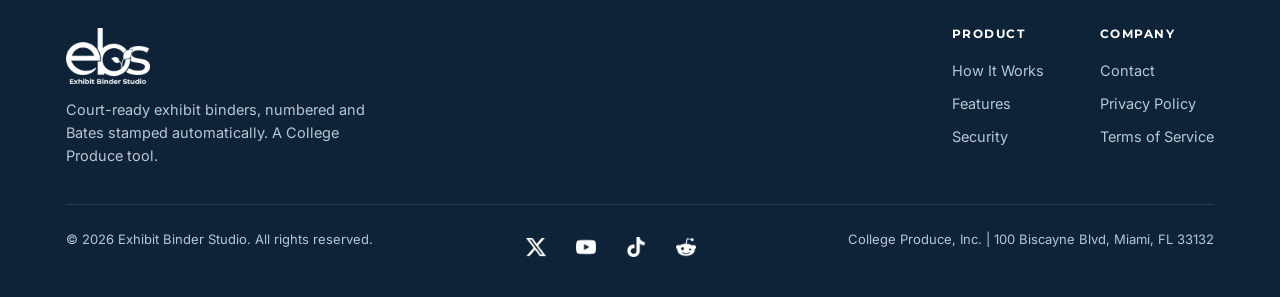
<file: how-it-works.html>
<!doctype html>
<html lang="en">
<head>
<meta charset="utf-8">
<meta name="viewport" content="width=device-width, initial-scale=1, viewport-fit=cover">
<title>How It Works | Exhibit Binder Studio</title>
<meta name="description" content="Five steps from raw case documents to a court-ready exhibit binder, with numbering, Bates stamps and bookmarks kept in sync.">
<meta name="claude:viewport-fit-sides" content="cover">
<link rel="preconnect" href="https://fonts.googleapis.com">
<link rel="preconnect" href="https://fonts.gstatic.com" crossorigin>
<link rel="stylesheet" href="https://fonts.googleapis.com/css2?family=Montserrat:wght@500;600;700;800&family=Inter:wght@400;500;600&family=JetBrains+Mono:wght@500&display=swap">
<link rel="stylesheet" href="assets/ebs.css">
</head>
<body>
<header class="site-head">
  <div class="wrap">
    <a class="logo" href="index.html" aria-label="Exhibit Binder Studio home"><img class="logo-light" src="assets/img/logo-nav.png" alt="Exhibit Binder Studio" width="72" height="48"><img class="logo-dark" src="assets/img/logo-footer.png" alt="" width="72" height="48"></a>
    <nav class="nav" aria-label="Main"><a href="index.html">Home</a><a href="how-it-works.html" aria-current="page">How It Works</a><a href="features.html">Features</a><a href="security.html">Security</a></nav>
    <div class="head-ctas">
      <a class="btn btn-ghost btn-sm" href="contact.html">Contact</a>
      <a class="btn btn-primary btn-sm" href="https://ebs.collegeproduce.com/"><span>Try<span class="hide-sm"> Exhibit Binder Studio</span></span></a>
    </div>
    <button class="menu-btn" id="menuBtn" type="button" aria-label="Menu" aria-expanded="false" aria-controls="mnav"><svg viewBox="0 0 24 24" fill="none" stroke="currentColor" stroke-width="2.2" stroke-linecap="round" stroke-linejoin="round" aria-hidden="true"><path d="M4 7h16M4 12h16M4 17h16"/></svg></button>
  </div>
  <nav class="mnav" id="mnav" aria-label="Mobile"><a href="index.html">Home</a><a href="how-it-works.html" aria-current="page">How It Works</a><a href="features.html">Features</a><a href="security.html">Security</a><a href="contact.html">Contact</a></nav>
</header>
<main>
<section class="phero">
  <div class="wrap">
    <div>
      <span class="eyebrow">How it works</span>
      <h1>From raw documents to a <span class="hl">court-ready</span> binder.</h1>
      <p class="lede">Five steps. The system keeps pagination, numbering, Bates stamps and bookmarks in sync, so you don't have to.</p>
      <div class="hero-ctas"><a class="btn btn-primary" href="https://ebs.collegeproduce.com/">Try Exhibit Binder Studio <svg viewBox="0 0 24 24" fill="none" stroke="currentColor" stroke-width="2.4" stroke-linecap="round" stroke-linejoin="round" aria-hidden="true"><path d="M5 12h14M13 6l6 6-6 6"/></svg></a><a class="btn btn-ghost" href="#steps">See the five steps</a></div>
    </div>
    <div class="hcard" aria-label="Example compile run">
      <div class="hcard-head">Compile · Trial Binder Vol. 1 (example)<span class="sync" id="cstatus"><i></i><span id="cstatusText">In sync</span></span></div>
      <div class="hcard-body">
        <ul class="compile" id="compile"><li><span class="tick"><svg viewBox="0 0 24 24" fill="none" stroke="currentColor" stroke-width="2.6" stroke-linecap="round" stroke-linejoin="round" aria-hidden="true"><path d="M5 12.5l4.5 4.5L19 7.5"/></svg></span><span><b>Pages reflowed</b><small>Combined in exhibit order</small></span><em>312 pp</em></li><li><span class="tick"><svg viewBox="0 0 24 24" fill="none" stroke="currentColor" stroke-width="2.6" stroke-linecap="round" stroke-linejoin="round" aria-hidden="true"><path d="M5 12.5l4.5 4.5L19 7.5"/></svg></span><span><b>Bates numbers stamped</b><small>Prefix HCF, 6-digit padding</small></span><em>HCF 000001–000312</em></li><li><span class="tick"><svg viewBox="0 0 24 24" fill="none" stroke="currentColor" stroke-width="2.6" stroke-linecap="round" stroke-linejoin="round" aria-hidden="true"><path d="M5 12.5l4.5 4.5L19 7.5"/></svg></span><span><b>Exhibit index built</b><small>Covers and index pages generated</small></span><em>Ex. 1–24</em></li><li><span class="tick"><svg viewBox="0 0 24 24" fill="none" stroke="currentColor" stroke-width="2.6" stroke-linecap="round" stroke-linejoin="round" aria-hidden="true"><path d="M5 12.5l4.5 4.5L19 7.5"/></svg></span><span><b>Bookmarks synced</b><small>One bookmark per exhibit and section</small></span><em>24 marks</em></li></ul>
        <div class="bar"><i id="cbar"></i></div>
      </div>
    </div>
  </div>
</section>

<section class="sec">
  <div class="wrap">
    <div class="sec-head">
      <span class="eyebrow">Why it matters</span>
      <h2>The part of binder prep that breaks under deadline.</h2>
      <p class="lede">Today, most exhibit binders are still assembled largely by hand. Every last-minute document swap means redoing the same three jobs.</p>
    </div>
    <div class="chores">
      <div class="chore reveal"><span class="tool">In Acrobat</span><h3>Renumbering pages</h3><p>Every inserted or removed page shifts everything after it.</p></div>
      <div class="chore reveal"><span class="tool">In Word</span><h3>Retyping the exhibit index</h3><p>The index is a separate document that falls out of date on the next change.</p></div>
      <div class="chore reveal"><span class="tool">After every swap</span><h3>Rebuilding bookmarks</h3><p>Bookmarks point to the old pages until someone fixes them one by one.</p></div>
    </div>
    <div class="promise reveal"><svg viewBox="0 0 48 48" fill="none" stroke="currentColor" stroke-width="3" stroke-linecap="round" stroke-linejoin="round" aria-hidden="true"><path d="M8 24a16 16 0 0 1 27-11.6L40 17M40 8v9h-9M40 24a16 16 0 0 1-27 11.6L8 31M8 40v-9h9"/></svg><p><strong>Exhibit Binder Studio's core promise:</strong> pagination, exhibit numbering, Bates numbers and bookmarks stay synchronized automatically, no matter how many times the binder is edited.</p></div>
  </div>
</section>

<section class="sec how" id="steps">
  <div class="wrap">
    <div class="sec-head center">
      <span class="eyebrow">The five steps</span>
      <h2>Each step feeds the next.</h2>
    </div>
    <div class="timeline"><div class="tl reveal"><span class="tl-n">1</span><div class="tl-text"><h3>Create a matter</h3><p>Open a matter for the case, set the matter type, assign your team, and connect external document sources.</p></div><div class="tl-ui"><span class="ui-label">New matter (example)</span><dl class="kv"><dt>Matter</dt><dd>Harlow v. Coastline Freight</dd><dt>Type</dt><dd>Civil litigation</dd><dt>Team</dt><dd>3 members</dd><dt>Sources</dt><dd>2 connected</dd></dl></div></div><div class="tl reveal"><span class="tl-n">2</span><div class="tl-text"><h3>Upload &amp; organize</h3><p>Upload PDFs and images and group them into exhibit sections: plaintiff, defendant, or witness by witness.</p></div><div class="tl-ui"><span class="ui-label">Exhibit sections</span><div class="secs"><div><b>Plaintiff</b><small>12 exhibits</small></div><div><b>Defendant</b><small>8 exhibits</small></div><div><b>Witness: Alvarez</b><small>4 exhibits</small></div></div></div></div><div class="tl reveal"><span class="tl-n">3</span><div class="tl-text"><h3>Configure &amp; compile</h3><p>Set the Bates prefix, numbering scheme, and cover page, then compile. The system reflows pages, stamps numbers, and builds the exhibit index automatically.</p></div><div class="tl-ui"><span class="ui-label">Compile settings</span><div class="fields"><div class="field"><span>Bates prefix</span><b>HCF</b></div><div class="field"><span>Start number</span><b>000001</b></div><div class="field"><span>Digit padding</span><b>6</b></div><div class="field"><span>Cover page</span><b>On</b></div></div></div></div><div class="tl reveal"><span class="tl-n">4</span><div class="tl-text"><h3>Review &amp; QC</h3><p>Run a court-specific quality check, resolve any flagged issues, and mark exhibits confidential or attorneys'-eyes-only where required.</p></div><div class="tl-ui"><span class="ui-label">QC preset: S.D.N.Y. (example)</span><div class="qc"><div><span>Structure &amp; pagination</span><span class="pill ok">Passed</span></div><div><span>PII &amp; sensitive data scan</span><span class="pill warn">1 to review</span></div><div><span>Ex. 7 marked</span><span class="pill aeo">Attorneys' eyes only</span></div></div></div></div><div class="tl reveal"><span class="tl-n">5</span><div class="tl-text"><h3>Export or share</h3><p>Download the final PDF binder, export a section-scoped ZIP, or generate a secure share link for opposing counsel or the court.</p></div><div class="tl-ui"><span class="ui-label">Export</span><div class="outs"><div><svg viewBox="0 0 24 24" fill="none" stroke="currentColor" stroke-width="2" stroke-linecap="round" stroke-linejoin="round" aria-hidden="true"><path d="M7 3h7l5 5v13H7z"/><path d="M14 3v5h5"/></svg><b>Combined PDF binder</b><small>.pdf</small></div><div><svg viewBox="0 0 24 24" fill="none" stroke="currentColor" stroke-width="2" stroke-linecap="round" stroke-linejoin="round" aria-hidden="true"><rect x="5" y="3" width="14" height="18" rx="2"/><path d="M12 3v2M12 7v2M12 11v2M10 15h4v3h-4z"/></svg><b>Section-scoped ZIP</b><small>.zip</small></div><div><svg viewBox="0 0 24 24" fill="none" stroke="currentColor" stroke-width="2" stroke-linecap="round" stroke-linejoin="round" aria-hidden="true"><path d="M10 14a4 4 0 0 0 5.7 0l3-3a4 4 0 0 0-5.7-5.7l-1 1M14 10a4 4 0 0 0-5.7 0l-3 3a4 4 0 0 0 5.7 5.7l1-1"/></svg><b>Secure share link</b><small>link</small></div></div></div></div></div>
    <div class="sync-note reveal"><svg viewBox="0 0 48 48" fill="none" stroke="currentColor" stroke-width="3" stroke-linecap="round" stroke-linejoin="round" aria-hidden="true"><path d="M8 24a16 16 0 0 1 27-11.6L40 17M40 8v9h-9M40 24a16 16 0 0 1-27 11.6L8 31M8 40v-9h9"/></svg><p><strong>Every recompile re-syncs the whole binder,</strong> so a change in step 2 never leaves step 4 out of date.</p></div>
  </div>
</section>
<section class="cta">
  <div class="wrap">
    <h2>Ready to build your first binder?</h2>
    <p>See how fast a court-ready binder comes together.</p>
    <div class="row-btns">
      <a class="btn btn-primary" href="https://ebs.collegeproduce.com/">Try Exhibit Binder Studio <svg viewBox="0 0 24 24" fill="none" stroke="currentColor" stroke-width="2.4" stroke-linecap="round" stroke-linejoin="round" aria-hidden="true"><path d="M5 12h14M13 6l6 6-6 6"/></svg></a>
      <a class="btn btn-ghost" href="features.html">Explore features</a>
    </div>
  </div>
</section>
</main>
<footer>
  <div class="wrap">
    <div class="foot-top">
      <div class="foot-brand">
        <a class="logo" href="index.html" aria-label="Exhibit Binder Studio home"><img src="assets/img/logo-footer.png" alt="Exhibit Binder Studio" width="84" height="56"></a>
        <p>Court-ready exhibit binders, numbered and Bates stamped automatically. A College Produce tool.</p>
      </div>
      <div class="foot-cols">
        <div><h5>Product</h5><a href="how-it-works.html">How It Works</a><a href="features.html">Features</a><a href="security.html">Security</a></div>
        <div><h5>Company</h5><a href="contact.html">Contact</a><a href="#">Privacy Policy</a><a href="#">Terms of Service</a></div>
      </div>
    </div>
    <div class="foot-bot">
      <span>© 2026 Exhibit Binder Studio. All rights reserved.</span>
      <span class="social"><a href="#" aria-label="X"><img src="assets/img/icons/x.png" alt="" width="22" height="22"></a><a href="#" aria-label="YouTube"><img src="assets/img/icons/youtube.png" alt="" width="22" height="22"></a><a href="#" aria-label="TikTok"><img src="assets/img/icons/tiktok.png" alt="" width="22" height="22"></a><a href="#" aria-label="Reddit"><img src="assets/img/icons/reddit.png" alt="" width="22" height="22"></a></span>
      <span>College Produce, Inc. | 100 Biscayne Blvd, Miami, FL 33132</span>
    </div>
  </div>
</footer>
<script src="assets/ebs.js"></script>

</body>
</html>
</file>
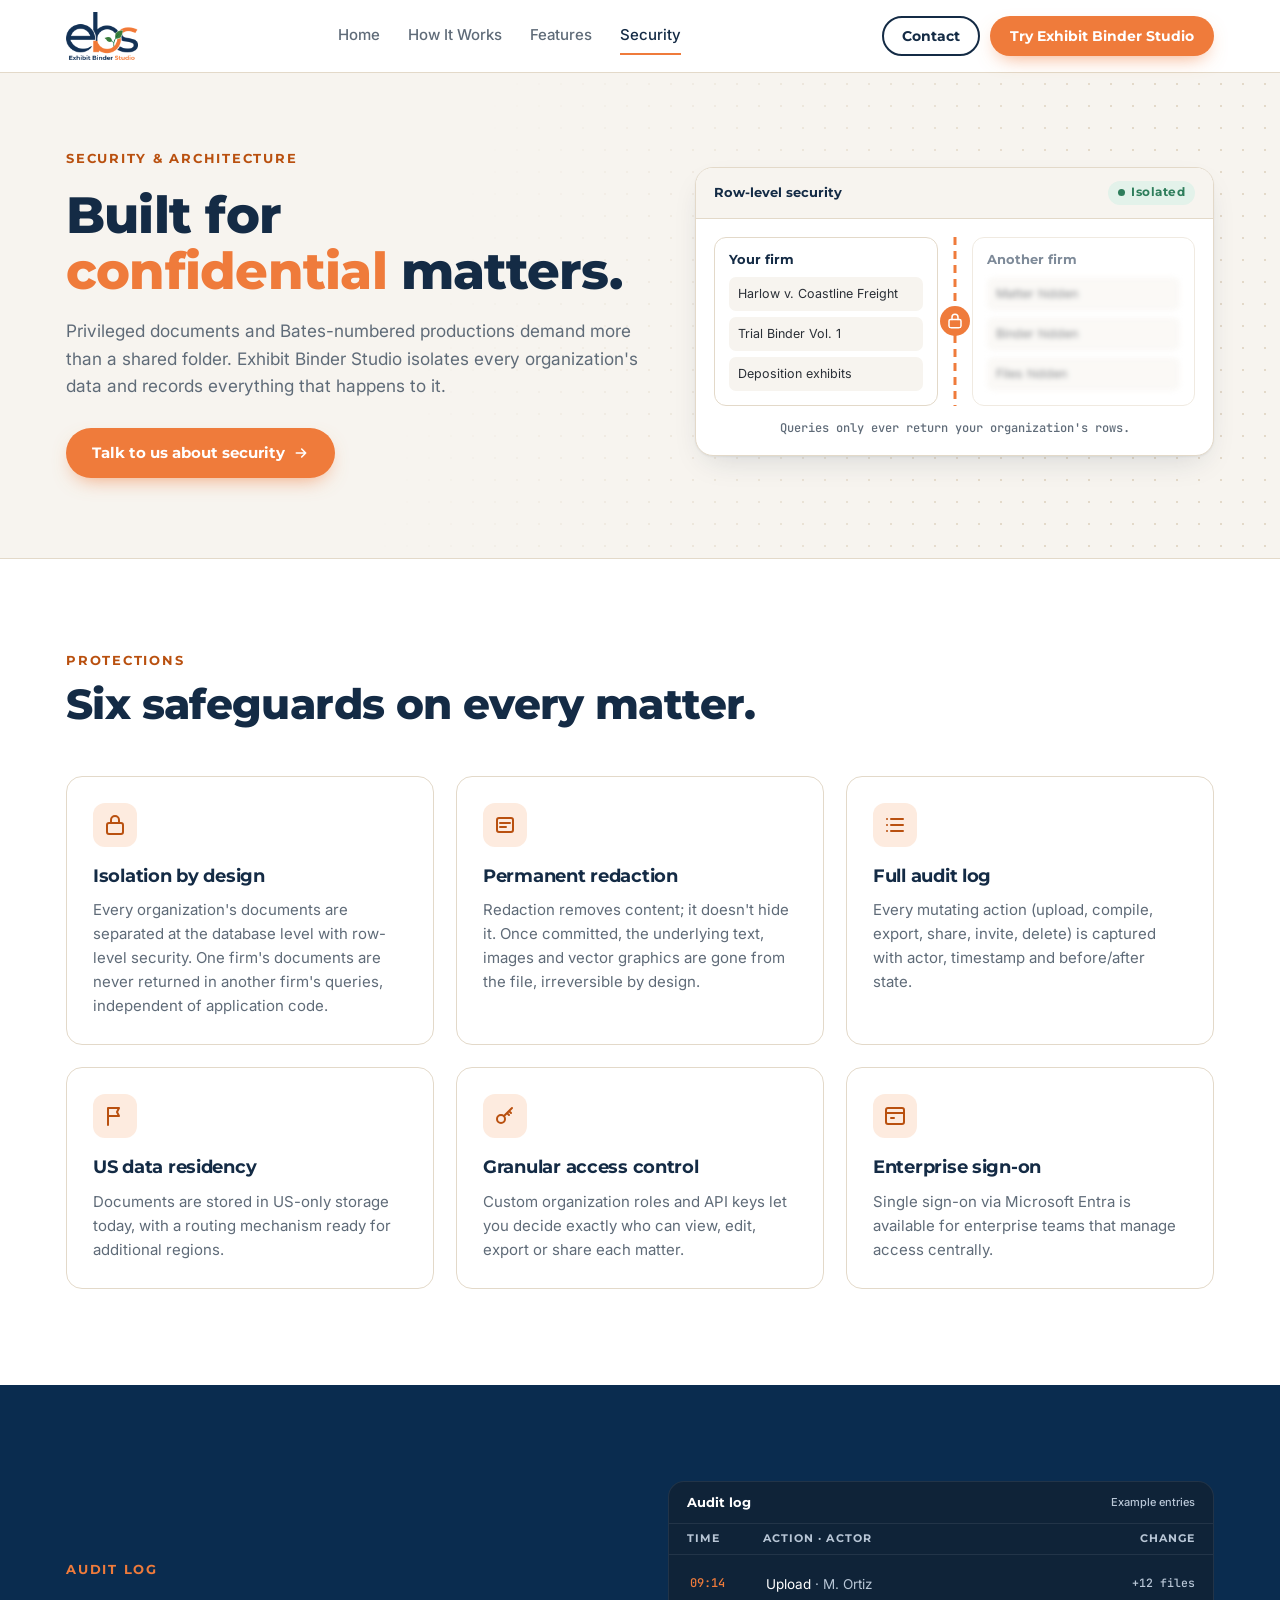
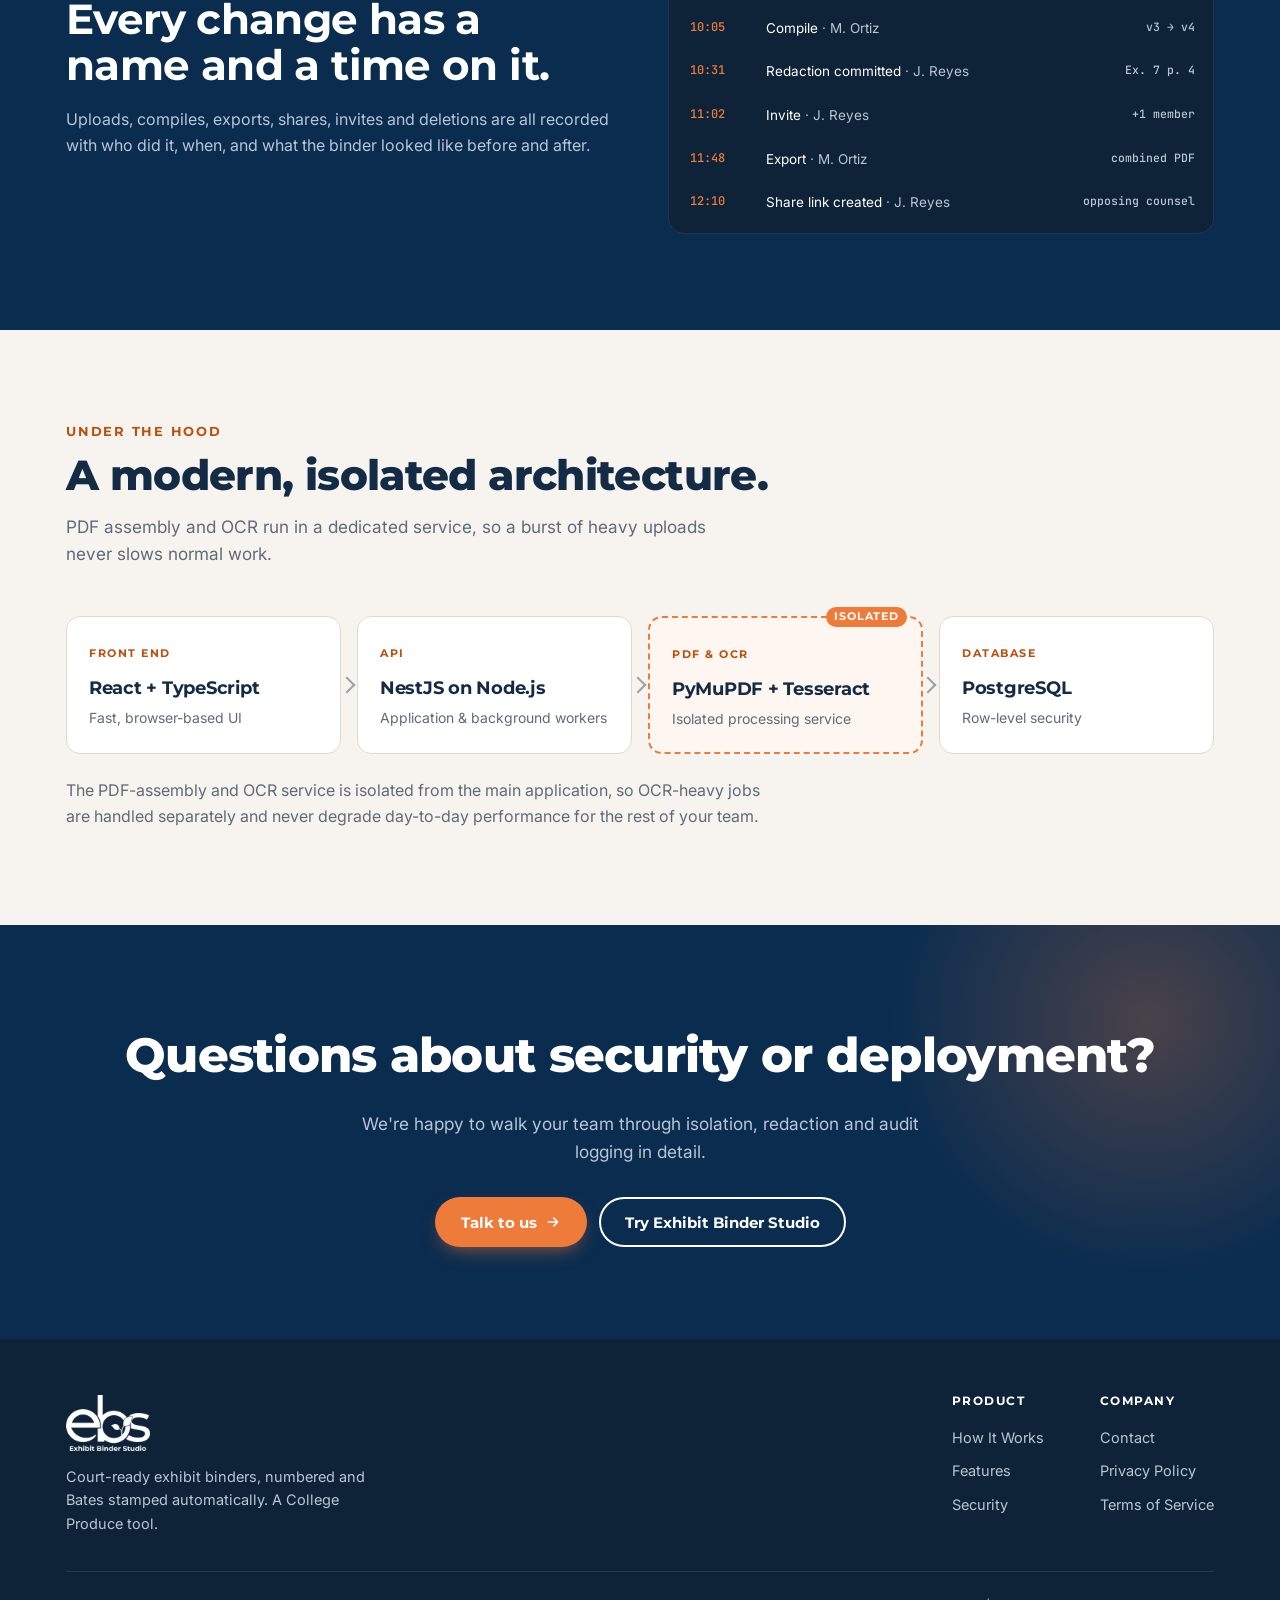
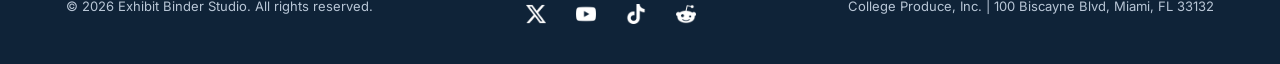
<file: security.html>
<!doctype html>
<html lang="en">
<head>
<meta charset="utf-8">
<meta name="viewport" content="width=device-width, initial-scale=1, viewport-fit=cover">
<title>Security | Exhibit Binder Studio</title>
<meta name="description" content="Row-level isolation, permanent redaction, a full audit log, US data residency, role-based access and Microsoft Entra SSO.">
<meta name="claude:viewport-fit-sides" content="cover">
<link rel="preconnect" href="https://fonts.googleapis.com">
<link rel="preconnect" href="https://fonts.gstatic.com" crossorigin>
<link rel="stylesheet" href="https://fonts.googleapis.com/css2?family=Montserrat:wght@500;600;700;800&family=Inter:wght@400;500;600&family=JetBrains+Mono:wght@500&display=swap">
<link rel="stylesheet" href="assets/ebs.css">
</head>
<body>
<header class="site-head">
  <div class="wrap">
    <a class="logo" href="index.html" aria-label="Exhibit Binder Studio home"><img class="logo-light" src="assets/img/logo-nav.png" alt="Exhibit Binder Studio" width="72" height="48"><img class="logo-dark" src="assets/img/logo-footer.png" alt="" width="72" height="48"></a>
    <nav class="nav" aria-label="Main"><a href="index.html">Home</a><a href="how-it-works.html">How It Works</a><a href="features.html">Features</a><a href="security.html" aria-current="page">Security</a></nav>
    <div class="head-ctas">
      <a class="btn btn-ghost btn-sm" href="contact.html">Contact</a>
      <a class="btn btn-primary btn-sm" href="https://ebs.collegeproduce.com/"><span>Try<span class="hide-sm"> Exhibit Binder Studio</span></span></a>
    </div>
    <button class="menu-btn" id="menuBtn" type="button" aria-label="Menu" aria-expanded="false" aria-controls="mnav"><svg viewBox="0 0 24 24" fill="none" stroke="currentColor" stroke-width="2.2" stroke-linecap="round" stroke-linejoin="round" aria-hidden="true"><path d="M4 7h16M4 12h16M4 17h16"/></svg></button>
  </div>
  <nav class="mnav" id="mnav" aria-label="Mobile"><a href="index.html">Home</a><a href="how-it-works.html">How It Works</a><a href="features.html">Features</a><a href="security.html" aria-current="page">Security</a><a href="contact.html">Contact</a></nav>
</header>
<main>
<section class="phero">
  <div class="wrap">
    <div>
      <span class="eyebrow">Security &amp; architecture</span>
      <h1>Built for <span class="hl">confidential</span> matters.</h1>
      <p class="lede">Privileged documents and Bates-numbered productions demand more than a shared folder. Exhibit Binder Studio isolates every organization's data and records everything that happens to it.</p>
      <div class="hero-ctas"><a class="btn btn-primary" href="contact.html">Talk to us about security <svg viewBox="0 0 24 24" fill="none" stroke="currentColor" stroke-width="2.4" stroke-linecap="round" stroke-linejoin="round" aria-hidden="true"><path d="M5 12h14M13 6l6 6-6 6"/></svg></a></div>
    </div>
    <div class="hcard" aria-label="Illustration of row-level isolation between two firms">
      <div class="hcard-head">Row-level security<span class="sync"><i></i>Isolated</span></div>
      <div class="hcard-body">
        <div class="iso">
          <div class="org"><b>Your firm</b><div>Harlow v. Coastline Freight</div><div>Trial Binder Vol. 1</div><div>Deposition exhibits</div></div>
          <div class="wall"><svg viewBox="0 0 24 24" fill="none" stroke="currentColor" stroke-width="2" stroke-linecap="round" stroke-linejoin="round" aria-hidden="true"><rect x="4" y="10" width="16" height="11" rx="2"/><path d="M8 10V7a4 4 0 0 1 8 0v3"/></svg></div>
          <div class="org other" aria-hidden="true"><b>Another firm</b><div>Matter hidden</div><div>Binder hidden</div><div>Files hidden</div></div>
        </div>
        <p class="iso-foot">Queries only ever return your organization's rows.</p>
      </div>
    </div>
  </div>
</section>

<section class="sec">
  <div class="wrap">
    <div class="sec-head">
      <span class="eyebrow">Protections</span>
      <h2>Six safeguards on every matter.</h2>
    </div>
    <div class="pillars"><article class="pillar reveal"><span class="ico"><svg viewBox="0 0 24 24" fill="none" stroke="currentColor" stroke-width="2" stroke-linecap="round" stroke-linejoin="round" aria-hidden="true"><rect x="4" y="10" width="16" height="11" rx="2"/><path d="M8 10V7a4 4 0 0 1 8 0v3"/></svg></span><h3>Isolation by design</h3><p>Every organization's documents are separated at the database level with row-level security. One firm's documents are never returned in another firm's queries, independent of application code.</p></article><article class="pillar reveal"><span class="ico"><svg viewBox="0 0 24 24" fill="none" stroke="currentColor" stroke-width="2" stroke-linecap="round" stroke-linejoin="round" aria-hidden="true"><rect x="4" y="5" width="16" height="14" rx="2"/><path d="M7 10h10M7 14h6"/></svg></span><h3>Permanent redaction</h3><p>Redaction removes content; it doesn't hide it. Once committed, the underlying text, images and vector graphics are gone from the file, irreversible by design.</p></article><article class="pillar reveal"><span class="ico"><svg viewBox="0 0 24 24" fill="none" stroke="currentColor" stroke-width="2" stroke-linecap="round" stroke-linejoin="round" aria-hidden="true"><path d="M8 6h12M8 12h12M8 18h12M4 6h.01M4 12h.01M4 18h.01"/></svg></span><h3>Full audit log</h3><p>Every mutating action (upload, compile, export, share, invite, delete) is captured with actor, timestamp and before/after state.</p></article><article class="pillar reveal"><span class="ico"><svg viewBox="0 0 24 24" fill="none" stroke="currentColor" stroke-width="2" stroke-linecap="round" stroke-linejoin="round" aria-hidden="true"><path d="M5 21V4M5 4h11l-2 4 2 4H5"/></svg></span><h3>US data residency</h3><p>Documents are stored in US-only storage today, with a routing mechanism ready for additional regions.</p></article><article class="pillar reveal"><span class="ico"><svg viewBox="0 0 24 24" fill="none" stroke="currentColor" stroke-width="2" stroke-linecap="round" stroke-linejoin="round" aria-hidden="true"><circle cx="8" cy="15" r="4"/><path d="M11 12l8-8M16 7l2 2M14 9l2 2"/></svg></span><h3>Granular access control</h3><p>Custom organization roles and API keys let you decide exactly who can view, edit, export or share each matter.</p></article><article class="pillar reveal"><span class="ico"><svg viewBox="0 0 24 24" fill="none" stroke="currentColor" stroke-width="2" stroke-linecap="round" stroke-linejoin="round" aria-hidden="true"><rect x="3" y="4" width="18" height="16" rx="2"/><path d="M3 9h18M8 14h3"/></svg></span><h3>Enterprise sign-on</h3><p>Single sign-on via Microsoft Entra is available for enterprise teams that manage access centrally.</p></article></div>
  </div>
</section>

<section class="sec security">
  <div class="wrap">
    <div>
      <span class="eyebrow">Audit log</span>
      <h2>Every change has a name and a time on it.</h2>
      <p>Uploads, compiles, exports, shares, invites and deletions are all recorded with who did it, when, and what the binder looked like before and after.</p>
    </div>
    <div class="log reveal" aria-label="Example audit log">
      <div class="log-head">Audit log <small>Example entries</small></div>
      <div class="log-cols"><span>Time</span><span>Action · Actor</span><span>Change</span></div>
      <ol><li class="wide"><time>09:14</time><span>Upload <em>· M. Ortiz</em></span><small>+12 files</small></li><li class="wide"><time>10:05</time><span>Compile <em>· M. Ortiz</em></span><small>v3 → v4</small></li><li class="wide"><time>10:31</time><span>Redaction committed <em>· J. Reyes</em></span><small>Ex. 7 p. 4</small></li><li class="wide"><time>11:02</time><span>Invite <em>· J. Reyes</em></span><small>+1 member</small></li><li class="wide"><time>11:48</time><span>Export <em>· M. Ortiz</em></span><small>combined PDF</small></li><li class="wide"><time>12:10</time><span>Share link created <em>· J. Reyes</em></span><small>opposing counsel</small></li></ol>
    </div>
  </div>
</section>

<section class="sec how">
  <div class="wrap">
    <div class="sec-head">
      <span class="eyebrow">Under the hood</span>
      <h2>A modern, isolated architecture.</h2>
      <p class="lede">PDF assembly and OCR run in a dedicated service, so a burst of heavy uploads never slows normal work.</p>
    </div>
    <div class="arch"><div class="layer reveal"><span class="eyebrow">Front end</span><h3>React + TypeScript</h3><p>Fast, browser-based UI</p></div><div class="layer reveal"><span class="eyebrow">API</span><h3>NestJS on Node.js</h3><p>Application &amp; background workers</p></div><div class="layer reveal iso-box"><span class="eyebrow">PDF &amp; OCR</span><h3>PyMuPDF + Tesseract</h3><p>Isolated processing service</p></div><div class="layer reveal"><span class="eyebrow">Database</span><h3>PostgreSQL</h3><p>Row-level security</p></div></div>
    <p class="arch-note">The PDF-assembly and OCR service is isolated from the main application, so OCR-heavy jobs are handled separately and never degrade day-to-day performance for the rest of your team.</p>
  </div>
</section>

<section class="cta">
  <div class="wrap">
    <h2>Questions about security or deployment?</h2>
    <p>We're happy to walk your team through isolation, redaction and audit logging in detail.</p>
    <div class="row-btns">
      <a class="btn btn-primary" href="contact.html">Talk to us <svg viewBox="0 0 24 24" fill="none" stroke="currentColor" stroke-width="2.4" stroke-linecap="round" stroke-linejoin="round" aria-hidden="true"><path d="M5 12h14M13 6l6 6-6 6"/></svg></a>
      <a class="btn btn-ghost" href="https://ebs.collegeproduce.com/">Try Exhibit Binder Studio</a>
    </div>
  </div>
</section>
</main>
<footer>
  <div class="wrap">
    <div class="foot-top">
      <div class="foot-brand">
        <a class="logo" href="index.html" aria-label="Exhibit Binder Studio home"><img src="assets/img/logo-footer.png" alt="Exhibit Binder Studio" width="84" height="56"></a>
        <p>Court-ready exhibit binders, numbered and Bates stamped automatically. A College Produce tool.</p>
      </div>
      <div class="foot-cols">
        <div><h5>Product</h5><a href="how-it-works.html">How It Works</a><a href="features.html">Features</a><a href="security.html">Security</a></div>
        <div><h5>Company</h5><a href="contact.html">Contact</a><a href="#">Privacy Policy</a><a href="#">Terms of Service</a></div>
      </div>
    </div>
    <div class="foot-bot">
      <span>© 2026 Exhibit Binder Studio. All rights reserved.</span>
      <span class="social"><a href="#" aria-label="X"><img src="assets/img/icons/x.png" alt="" width="22" height="22"></a><a href="#" aria-label="YouTube"><img src="assets/img/icons/youtube.png" alt="" width="22" height="22"></a><a href="#" aria-label="TikTok"><img src="assets/img/icons/tiktok.png" alt="" width="22" height="22"></a><a href="#" aria-label="Reddit"><img src="assets/img/icons/reddit.png" alt="" width="22" height="22"></a></span>
      <span>College Produce, Inc. | 100 Biscayne Blvd, Miami, FL 33132</span>
    </div>
  </div>
</footer>
<script src="assets/ebs.js"></script>

</body>
</html>
</file>
<file: assets/ebs.css>
/* Layout: split hero with a live binder demo, then alternating cream / white / navy bands, family-matched to ExhibitPro & FileLabelPro */
:root{
  --page:#FFFFFF; --cream:#F7F4EF; --cream-2:#EFE7DA; --line:#E3D9C9; --card:#FFFFFF;
  --heading:#142B45; --ink:#2A2F36; --muted:#5F6B78;
  --orange:#EF7B3B; --orange-strong:#D9621F; --orange-soft:#FDEBDF; --orange-text:#B9500F;
  --band:#0A2C4F; --band-2:#123A63; --deep:#0F2338; --on-band:#FFFFFF; --on-band-muted:#B8C6D6;
  --ok:#2E7D5B; --ok-soft:#E3F2EA; --bad:#C2412D; --bad-soft:#FBE7E3;
  --shadow:0 1px 2px rgba(20,43,69,.06),0 12px 32px -12px rgba(20,43,69,.18);
  --f-display:"Montserrat",system-ui,-apple-system,"Segoe UI",sans-serif;
  --f-body:"Inter",system-ui,-apple-system,"Segoe UI",sans-serif;
  --f-mono:"JetBrains Mono",ui-monospace,"SFMono-Regular",Menlo,Consolas,monospace;
  --r:14px; color-scheme:light; --gutter:max(16px,env(safe-area-inset-left,0px));
}

*{box-sizing:border-box}
html,body{margin:0;padding:0}
img{max-width:100%}
[hidden]{display:none!important}
html{scroll-behavior:smooth}
body{background:var(--page);color:var(--ink);font:400 16px/1.6 var(--f-body);-webkit-font-smoothing:antialiased}
body::before{content:"";position:fixed;inset:0 0 auto;height:env(safe-area-inset-top,0px);z-index:60;background:var(--page)}
h1,h2,h3{font-family:var(--f-display);color:var(--heading);margin:0;text-wrap:balance;letter-spacing:-.015em}
p{margin:0}
a{color:inherit}
:focus-visible{outline:3px solid var(--orange);outline-offset:3px;border-radius:6px}
.wrap{max-width:1180px;margin:0 auto;padding-left:var(--gutter);padding-right:max(16px,env(safe-area-inset-right,0px))}
.eyebrow{font:700 12.5px/1 var(--f-display);letter-spacing:.14em;text-transform:uppercase;color:var(--orange-text)}
.lede{color:var(--muted);font-size:1.075rem;max-width:62ch}
.hl{color:var(--orange)}
.mono{font-family:var(--f-mono);font-variant-numeric:tabular-nums}

/* Buttons */
.btn{display:inline-flex;align-items:center;justify-content:center;gap:8px;font:700 15px/1 var(--f-display);text-decoration:none;border-radius:999px;padding:15px 24px;border:2px solid transparent;cursor:pointer;transition:transform .18s ease,background .18s ease,box-shadow .18s ease,border-color .18s}
.btn-primary{background:var(--orange);color:#fff;box-shadow:0 8px 20px -8px rgba(239,123,59,.7)}
.btn-primary:hover{background:var(--orange-strong);transform:translateY(-2px)}
.btn-ghost{border-color:var(--heading);color:var(--heading);background:transparent}
.btn-ghost:hover{background:var(--heading);color:var(--page)}
.btn-sm{padding:11px 18px;font-size:14px}
.btn svg{width:16px;height:16px;transition:transform .18s}
.btn:hover svg{transform:translateX(3px)}

/* Header */
.site-head{position:sticky;top:env(safe-area-inset-top,0px);z-index:50;background:color-mix(in srgb,var(--page) 88%,transparent);backdrop-filter:saturate(1.4) blur(10px);border-bottom:1px solid var(--line)}
.site-head .wrap{display:flex;align-items:center;gap:24px;height:72px}
.logo{display:flex;align-items:center;text-decoration:none;flex:none}
.logo img{height:46px;width:auto;display:block}
.wordmark{display:none;flex-direction:column;line-height:1}
.wordmark b{font:800 30px/0.9 var(--f-display);letter-spacing:-.04em;color:var(--heading)}
.wordmark b i{font-style:normal;color:#3D9A6A}
.wordmark b em{font-style:normal;color:var(--orange)}
.wordmark small{font:700 8.5px/1 var(--f-display);color:var(--heading);margin-top:3px}
.logo.fallback img{display:none}.logo.fallback .wordmark{display:flex}
.nav{display:flex;gap:28px;margin:0 auto}
.nav a{text-decoration:none;color:var(--muted);font-weight:500;font-size:15px;padding:6px 0;border-bottom:2px solid transparent}
.nav a:hover{color:var(--heading)}
.nav a[aria-current]{color:var(--heading);border-color:var(--orange)}
.head-ctas{display:flex;gap:10px}

/* Hero */
.hero{position:relative;background:var(--cream);overflow:hidden;border-bottom:1px solid var(--line)}
.hero::before{content:"";position:absolute;inset:0;background-image:radial-gradient(var(--line) 1.2px,transparent 1.2px);background-size:22px 22px;mask-image:linear-gradient(105deg,transparent 30%,#000 75%);-webkit-mask-image:linear-gradient(105deg,transparent 30%,#000 75%);opacity:.9}
.hero .wrap{position:relative;display:grid;grid-template-columns:minmax(0,.9fr) minmax(0,1.2fr);gap:48px;align-items:center;padding-block:76px 84px}
.hero h1{font-size:clamp(2.2rem,4.4vw,3.55rem);line-height:1.08;font-weight:800;margin:18px 0 20px}
.hero .lede{margin-bottom:30px}
.hero-ctas{display:flex;flex-wrap:wrap;gap:12px}
.hero-note{display:flex;flex-wrap:wrap;gap:8px 18px;margin-top:26px;font-size:14px;color:var(--muted)}
.hero-note span{display:inline-flex;align-items:center;gap:7px}
.hero-note svg{width:16px;height:16px;color:var(--ok)}

/* Studio demo window */
.studio{position:relative;min-width:0}
.win{background:var(--card);border:1px solid var(--line);border-radius:18px;box-shadow:var(--shadow);overflow:hidden}
.win-bar{display:flex;align-items:center;gap:10px;padding:12px 16px;border-bottom:1px solid var(--line);background:var(--cream)}
.dots{display:flex;gap:6px}.dots i{width:10px;height:10px;border-radius:50%;background:var(--line)}
.win-title{font:600 13px/1.2 var(--f-display);color:var(--heading);min-width:0;overflow:hidden;text-overflow:ellipsis;white-space:nowrap}
.sync{margin-left:auto;display:inline-flex;align-items:center;gap:6px;font:700 11.5px/1 var(--f-display);letter-spacing:.04em;padding:6px 10px;border-radius:999px;background:var(--ok-soft);color:var(--ok);white-space:nowrap;transition:background .2s,color .2s}
.sync i{width:7px;height:7px;border-radius:50%;background:currentColor}
.sync.busy{background:var(--orange-soft);color:var(--orange-text)}
.sync.busy i{animation:pulse .6s ease-in-out infinite alternate}
@keyframes pulse{to{opacity:.25}}
.win-body{display:grid;grid-template-columns:minmax(0,1.5fr) minmax(0,1fr)}
.list{padding:14px;border-right:1px solid var(--line);min-width:0}
.list-head{display:grid;grid-template-columns:44px minmax(0,1fr) auto;gap:10px;padding:0 10px 8px;font:700 10.5px/1 var(--f-display);letter-spacing:.1em;text-transform:uppercase;color:var(--muted)}
.rows{position:relative;display:flex;flex-direction:column;gap:6px}
.row{display:grid;grid-template-columns:44px minmax(0,1fr) auto;gap:10px;align-items:center;padding:10px;border:1px solid var(--line);border-radius:10px;background:var(--card);font-size:13px;will-change:transform}
.row.moving{border-color:var(--orange);box-shadow:0 10px 24px -10px rgba(239,123,59,.55);z-index:2;position:relative}
.ex{font:800 12px/1 var(--f-display);color:var(--heading);background:var(--cream-2);border-radius:6px;padding:6px 0;text-align:center}
.fname{min-width:0;overflow:hidden;text-overflow:ellipsis;white-space:nowrap;color:var(--ink);font-weight:500}
.fname small{display:block;color:var(--muted);font-weight:400;font-size:11.5px}
.bates{font:500 11.5px/1.3 var(--f-mono);color:var(--muted);text-align:right;white-space:nowrap;border-radius:4px;padding:2px 4px}
.flash{animation:flash 1.1s ease}
@keyframes flash{0%,35%{background:var(--orange-soft);color:var(--orange-text)}100%{background:transparent}}
.preview{padding:18px 18px 18px 14px;background:var(--cream);position:relative;min-width:0}
.sheet{position:relative;background:var(--card);border:1px solid var(--line);border-radius:6px;padding:18px 16px 30px;box-shadow:0 1px 2px rgba(20,43,69,.08);margin-right:22px}
.sheet h4{margin:0 0 2px;font:800 11px/1.2 var(--f-display);letter-spacing:.14em;text-align:center;color:var(--heading)}
.sheet .case{font-size:10.5px;color:var(--muted);text-align:center;margin-bottom:12px;font-style:italic}
.idx{display:flex;flex-direction:column;gap:7px;font-size:10.5px}
.idx div{display:grid;grid-template-columns:auto minmax(0,1fr) auto;gap:6px;align-items:baseline;color:var(--ink)}
.idx b{font-family:var(--f-display);font-weight:700;color:var(--heading)}
.idx span{overflow:hidden;white-space:nowrap;text-overflow:ellipsis;border-bottom:1px dotted var(--line)}
.idx em{font:500 10px/1 var(--f-mono);font-style:normal;color:var(--muted)}
.stamp{position:absolute;right:10px;bottom:8px;font:500 9.5px/1 var(--f-mono);color:var(--muted);letter-spacing:.04em}
.tabs{position:absolute;right:6px;top:30px;display:flex;flex-direction:column;gap:4px}
.tabs i{display:grid;place-items:center;width:24px;height:28px;border-radius:0 6px 6px 0;background:var(--orange);color:#fff;font:800 10.5px/1 var(--f-display);font-style:normal;box-shadow:0 1px 2px rgba(0,0,0,.12)}
.tabs i:nth-child(even){background:var(--band-2)}
.demo-foot{display:flex;align-items:center;justify-content:space-between;gap:12px;margin-top:14px;font-size:13px;color:var(--muted)}
.demo-btn{font:700 13px/1 var(--f-display);color:var(--heading);background:var(--card);border:1.5px solid var(--line);padding:9px 14px;border-radius:999px;cursor:pointer;display:inline-flex;gap:7px;align-items:center}
.demo-btn:hover{border-color:var(--orange);color:var(--orange-text)}
.demo-btn svg{width:14px;height:14px}

/* Fact strip */
.facts{border-bottom:1px solid var(--line);background:var(--page)}
.facts ul{list-style:none;margin:0;display:grid;grid-template-columns:repeat(6,minmax(0,1fr));gap:12px;padding-block:22px}
.facts li{display:flex;align-items:center;gap:10px;font:600 13.5px/1.25 var(--f-display);color:var(--heading)}
.facts svg{flex:none;width:30px;height:30px;padding:6px;border-radius:8px;background:var(--orange-soft);color:var(--orange-text)}

/* Sections */
.sec{padding-block:96px}
.sec-head{display:flex;flex-direction:column;gap:14px;margin-bottom:48px;max-width:760px}
.sec-head.center{margin-inline:auto;text-align:center;align-items:center}
.sec-head h2{font-size:clamp(1.85rem,3.3vw,2.6rem);line-height:1.12;font-weight:800}

/* Problem / before-after */
.problem{background:var(--page)}
.compare{display:grid;grid-template-columns:repeat(2,minmax(0,1fr));gap:22px}
.panel{border-radius:var(--r);border:1px solid var(--line);background:var(--card);padding:24px;min-width:0}
.panel.bad{background:linear-gradient(var(--bad-soft),var(--card) 60%)}
.panel.good{background:linear-gradient(var(--ok-soft),var(--card) 60%)}
.panel-top{display:flex;align-items:center;gap:10px;margin-bottom:6px}
.badge{font:800 11px/1 var(--f-display);letter-spacing:.1em;text-transform:uppercase;padding:6px 10px;border-radius:999px}
.bad .badge{background:var(--bad);color:#fff}
.good .badge{background:var(--ok);color:#fff}
.panel h3{font-size:1.15rem;margin:10px 0 4px}
.panel > p{color:var(--muted);font-size:14.5px;margin-bottom:16px}
.tbl-wrap{overflow-x:auto}
.tbl{width:100%;border-collapse:collapse;font-size:13px;min-width:360px}
.tbl th{text-align:left;font:700 10.5px/1 var(--f-display);letter-spacing:.1em;text-transform:uppercase;color:var(--muted);padding:8px 8px;border-bottom:1px solid var(--line)}
.tbl td{padding:10px 8px;border-bottom:1px solid var(--line);vertical-align:middle}
.tbl tr:last-child td{border-bottom:0}
.tbl .mono{font-size:12px}
.tbl .moved td{background:color-mix(in srgb,var(--orange-soft) 70%,transparent)}
.err{color:var(--bad);font-weight:600}
.err-tag,.ok-tag{display:inline-block;font:700 10.5px/1 var(--f-display);padding:4px 7px;border-radius:5px;margin-left:6px;white-space:nowrap}
.err-tag{background:var(--bad-soft);color:var(--bad)}
.ok-tag{background:var(--ok-soft);color:var(--ok)}
.promise{display:grid;grid-template-columns:auto minmax(0,1fr);gap:20px;align-items:center;margin-top:28px;padding:24px 28px;border-radius:var(--r);background:var(--band);color:var(--on-band-muted)}
.promise svg{width:44px;height:44px;color:var(--orange)}
.promise strong{color:var(--on-band);font-family:var(--f-display)}

/* Steps */
.how{background:var(--cream)}
.steps{display:grid;grid-template-columns:repeat(3,minmax(0,1fr));gap:24px;counter-reset:s}
.step{background:var(--card);border-radius:18px;overflow:hidden;box-shadow:var(--shadow);transition:transform .2s}
.step:hover{transform:translateY(-4px)}
.step-top{height:84px;background:var(--orange);position:relative}
.step:nth-child(2) .step-top{background:var(--orange-strong)}
.step:nth-child(3) .step-top{background:var(--band-2)}
.step-num{position:absolute;left:50%;bottom:-34px;transform:translateX(-50%);width:68px;height:68px;border-radius:50%;display:grid;place-items:center;background:var(--card);box-shadow:var(--shadow);font:800 26px/1 var(--f-display);color:var(--heading)}
.step-body{padding:52px 26px 30px;text-align:center}
.step-body h3{font-size:1.2rem;margin-bottom:8px}
.step-body p{color:var(--muted);font-size:15px}
.step-chip{display:inline-flex;margin-top:16px;font:500 11.5px/1 var(--f-mono);color:var(--muted);background:var(--cream);border:1px solid var(--line);padding:7px 10px;border-radius:6px}

/* Bento */
.bento{display:grid;grid-template-columns:repeat(6,minmax(0,1fr));gap:20px}
.tile{position:relative;border-radius:18px;border:1px solid var(--line);background:var(--card);padding:28px;min-width:0;overflow:hidden;transition:transform .2s,box-shadow .2s}
.tile:hover{transform:translateY(-3px);box-shadow:var(--shadow)}
.tile h3{font-size:1.25rem;margin:14px 0 8px}
.tile p{color:var(--muted);font-size:15px;max-width:46ch}
.ico{width:44px;height:44px;border-radius:12px;display:grid;place-items:center;background:var(--orange-soft);color:var(--orange-text)}
.ico svg{width:24px;height:24px}
.t-a{grid-column:span 4}.t-b{grid-column:span 2}.t-c{grid-column:span 2}.t-d{grid-column:span 2}.t-e{grid-column:span 2}
.t-a{background:var(--cream)}
.t-b{background:var(--band);border-color:transparent}
.t-b h3{color:var(--on-band)}.t-b p{color:var(--on-band-muted)}
.t-b .ico{background:rgba(255,255,255,.1);color:var(--orange)}
/* mini visuals */
.mini-drag{display:flex;gap:10px;margin-top:22px;flex-wrap:wrap}
.mini-sec{flex:1 1 150px;min-width:0;border:1.5px dashed var(--line);border-radius:12px;padding:12px;background:var(--card)}
.mini-sec b{display:block;font:700 11px/1 var(--f-display);letter-spacing:.1em;text-transform:uppercase;color:var(--muted);margin-bottom:10px}
.chip{display:flex;align-items:center;gap:8px;background:var(--cream);border:1px solid var(--line);border-radius:8px;padding:7px 9px;font-size:12.5px;margin-top:6px;white-space:nowrap;overflow:hidden;text-overflow:ellipsis}
.chip i{font:800 10.5px/1 var(--f-display);font-style:normal;color:#fff;background:var(--orange);border-radius:4px;padding:4px 6px;flex:none}
.chip.lift{transform:rotate(-2deg) translateY(-3px);box-shadow:0 10px 18px -10px rgba(20,43,69,.45);border-color:var(--orange)}
.seq{margin-top:20px;display:flex;flex-direction:column;gap:8px}
.seq div{display:flex;justify-content:space-between;gap:10px;font:500 12px/1 var(--f-mono);color:var(--on-band-muted);padding:10px 12px;border-radius:8px;background:rgba(255,255,255,.07)}
.seq div b{color:var(--on-band);font-family:var(--f-display);font-weight:700}
.exports{display:flex;gap:10px;margin-top:20px;flex-wrap:wrap}
.file{display:flex;align-items:center;gap:8px;font:500 12px/1.2 var(--f-mono);border:1px solid var(--line);border-radius:8px;padding:9px 11px;background:var(--cream);min-width:0}
.file svg{width:18px;height:18px;color:var(--orange-text);flex:none}

/* Security */
.security{background:var(--band);color:var(--on-band-muted)}
.security .wrap{display:grid;grid-template-columns:minmax(0,1fr) minmax(0,1fr);gap:56px;align-items:center}
.security h2{color:var(--on-band);font-size:clamp(1.85rem,3.3vw,2.6rem);line-height:1.12;margin:14px 0 18px}
.security .eyebrow{color:var(--orange)}
.sec-list{list-style:none;padding:0;margin:28px 0 0;display:grid;gap:18px}
.sec-list li{display:grid;grid-template-columns:40px minmax(0,1fr);gap:14px}
.sec-list svg{width:40px;height:40px;padding:9px;border-radius:10px;background:rgba(255,255,255,.08);color:var(--orange)}
.sec-list strong{display:block;color:var(--on-band);font-family:var(--f-display);margin-bottom:2px}
.log{background:var(--deep);border:1px solid rgba(255,255,255,.08);border-radius:16px;overflow:hidden;min-width:0}
.log-head{display:flex;justify-content:space-between;align-items:center;gap:10px;padding:14px 18px;border-bottom:1px solid rgba(255,255,255,.08);font:700 13px/1 var(--f-display);color:var(--on-band)}
.log-head small{font:500 11px/1 var(--f-body);color:var(--on-band-muted)}
.log ol{list-style:none;margin:0;padding:8px 0}
.log li{display:grid;grid-template-columns:64px minmax(0,1fr);gap:12px;padding:11px 18px;font-size:13.5px;border-left:3px solid transparent}
.log li:hover{background:rgba(255,255,255,.04);border-left-color:var(--orange)}
.log time{font:500 12px/1.5 var(--f-mono);color:var(--orange)}
.log li span{color:var(--on-band)}
.log li span em{font-style:normal;color:var(--on-band-muted)}

/* Family */
.family{background:var(--page)}
.fam{display:grid;grid-template-columns:repeat(3,minmax(0,1fr));gap:20px}
.fam a{display:flex;flex-direction:column;gap:8px;text-decoration:none;padding:24px;border-radius:16px;border:1px solid var(--line);background:var(--card);transition:transform .2s,border-color .2s}
.fam a:hover{transform:translateY(-3px);border-color:var(--orange)}
.fam b{font:800 1.2rem/1.1 var(--f-display);color:var(--heading)}
.fam b span{color:var(--orange)}
.fam p{color:var(--muted);font-size:14.5px}
.fam u{text-decoration:none;font:700 13.5px/1 var(--f-display);color:var(--orange-text);margin-top:auto;padding-top:8px}

/* FAQ */
.faq{background:var(--cream)}
.faq .wrap{display:grid;grid-template-columns:minmax(0,.8fr) minmax(0,1.2fr);gap:56px}
.faq details{border-bottom:1px solid var(--line);padding:20px 0}
.faq details:first-child{padding-top:0}
.faq summary{list-style:none;cursor:pointer;display:flex;justify-content:space-between;gap:16px;font:700 1.05rem/1.35 var(--f-display);color:var(--heading)}
.faq summary::-webkit-details-marker{display:none}
.faq summary::after{content:"+";font-size:1.4rem;line-height:1;color:var(--orange);transition:transform .2s}
.faq details[open] summary::after{transform:rotate(45deg)}
.faq details p{margin-top:10px;color:var(--muted);max-width:62ch}

/* CTA + footer */
.cta{background:var(--band);position:relative;overflow:hidden;text-align:center}
.cta::before{content:"";position:absolute;inset:-40% -10% auto auto;width:520px;height:520px;border-radius:50%;background:radial-gradient(closest-side,rgba(239,123,59,.28),transparent)}
.cta .wrap{position:relative;padding-block:92px}
.cta h2{color:var(--on-band);font-size:clamp(2rem,4vw,3rem);font-weight:800}
.cta p{color:var(--on-band-muted);max-width:56ch;margin:16px auto 32px;font-size:1.08rem}
.cta .row-btns{display:flex;justify-content:center;flex-wrap:wrap;gap:12px}
.cta .btn-ghost{border-color:var(--on-band);color:var(--on-band)}
.cta .btn-ghost:hover{background:var(--on-band);color:var(--band)}
footer{background:var(--deep);color:var(--on-band-muted);font-size:14.5px}
footer .wrap{padding-block:56px 32px}
.foot-top{display:flex;justify-content:space-between;gap:40px;flex-wrap:wrap;padding-bottom:36px;border-bottom:1px solid rgba(255,255,255,.1)}
.foot-brand p{margin-top:14px;max-width:34ch}
footer .logo img{filter:brightness(0) invert(1)}
footer .wordmark b,footer .wordmark small{color:#fff}
.foot-cols{display:flex;gap:56px;flex-wrap:wrap}
.foot-cols h5{margin:0 0 14px;font:700 12px/1 var(--f-display);letter-spacing:.12em;text-transform:uppercase;color:#fff}
.foot-cols a{display:block;text-decoration:none;padding:5px 0}
.foot-cols a:hover{color:#fff}
.foot-bot{display:flex;justify-content:space-between;gap:16px;flex-wrap:wrap;padding-top:24px;font-size:13px}
.social{display:flex;gap:14px}
.social a{text-decoration:none;font-weight:600}
.social a:hover{color:var(--orange)}

/* Reveal: elements are visible at rest; JS only adds a gentle rise when they enter */
.rise{animation:rise .7s cubic-bezier(.2,.7,.2,1) both}
@keyframes rise{from{transform:translateY(18px);opacity:.35}to{transform:none;opacity:1}}

/* Responsive */
@media (max-width:1040px){
  .nav{display:none}.head-ctas{margin-left:auto}
  .hero .wrap{grid-template-columns:1fr;gap:44px;padding-block:56px 64px}
  .facts ul{grid-template-columns:repeat(3,minmax(0,1fr))}
  .security .wrap,.faq .wrap{grid-template-columns:1fr;gap:40px}
  .t-a{grid-column:span 6}.t-b,.t-c,.t-d,.t-e{grid-column:span 3}
}
@media (max-width:760px){
  .sec{padding-block:68px}
  .compare,.steps,.fam{grid-template-columns:1fr}
  .steps{gap:44px}
  .t-b,.t-c,.t-d,.t-e{grid-column:span 6}
  .head-ctas .btn-ghost{display:none}
  .win-body{grid-template-columns:1fr}
  .list{border-right:0;border-bottom:1px solid var(--line)}
  .facts ul{grid-template-columns:repeat(2,minmax(0,1fr))}
  .promise{grid-template-columns:1fr}
}
@media (max-width:420px){
  .head-ctas .btn{padding:10px 14px;font-size:13px}
  .bates{font-size:10.5px}
  .list-head,.row{grid-template-columns:38px minmax(0,1fr) auto;gap:8px}
}
@media (prefers-reduced-motion:reduce){*,*::before,*::after{animation:none!important;transition:none!important}html{scroll-behavior:auto}}

/* ===== Shared additions: mobile menu, page heroes, inner pages ===== */
.more-link{text-align:center;margin-top:40px}
.more-link a{font:700 15px/1 var(--f-display);color:var(--orange-text);text-decoration:none}
.more-link a:hover{text-decoration:underline}

/* Mobile menu */
.menu-btn{display:none;width:44px;height:44px;border-radius:12px;border:1.5px solid var(--line);background:var(--card);color:var(--heading);cursor:pointer;place-items:center;flex:none}
.menu-btn svg{width:20px;height:20px}
.mnav{display:none}
@media (max-width:1040px){
  .menu-btn{display:grid}
  .mnav{display:none;flex-direction:column;gap:4px;padding:10px max(16px,env(safe-area-inset-right,0px)) 18px max(16px,env(safe-area-inset-left,0px));border-top:1px solid var(--line);background:var(--page)}
  .mnav.open{display:flex}
  .mnav a{text-decoration:none;color:var(--heading);font:600 16px/1 var(--f-display);padding:14px 4px;border-bottom:1px solid var(--line)}
  .mnav a[aria-current]{color:var(--orange-text)}
}

/* Page hero (inner pages) */
.phero{position:relative;background:var(--cream);overflow:hidden;border-bottom:1px solid var(--line)}
.phero::before{content:"";position:absolute;inset:0;background-image:radial-gradient(var(--line) 1.2px,transparent 1.2px);background-size:22px 22px;mask-image:linear-gradient(105deg,transparent 35%,#000 80%);-webkit-mask-image:linear-gradient(105deg,transparent 35%,#000 80%)}
.phero .wrap{position:relative;display:grid;grid-template-columns:minmax(0,1.05fr) minmax(0,.95fr);gap:56px;align-items:center;padding-block:72px 80px}
.phero.solo .wrap{grid-template-columns:minmax(0,1fr);text-align:center;justify-items:center}
.phero h1{font-size:clamp(2.1rem,4vw,3.2rem);line-height:1.1;font-weight:800;margin:16px 0 18px}
.phero .lede{margin-bottom:28px}
.crumb{display:flex;gap:8px;font-size:13px;color:var(--muted);margin-bottom:6px}
.crumb a{text-decoration:none}.crumb a:hover{color:var(--heading)}
.jump{display:flex;flex-wrap:wrap;gap:8px;justify-content:center}
.jump a{text-decoration:none;font:600 13.5px/1 var(--f-display);color:var(--heading);background:var(--card);border:1px solid var(--line);padding:10px 14px;border-radius:999px;transition:border-color .2s,color .2s}
.jump a:hover{border-color:var(--orange);color:var(--orange-text)}

/* Card used in heroes */
.hcard{background:var(--card);border:1px solid var(--line);border-radius:18px;box-shadow:var(--shadow);overflow:hidden;min-width:0}
.hcard-head{display:flex;align-items:center;gap:10px;padding:13px 18px;border-bottom:1px solid var(--line);background:var(--cream);font:700 13px/1.2 var(--f-display);color:var(--heading)}
.hcard-head .sync{margin-left:auto}
.hcard-body{padding:18px}

/* Compile checklist (How it works hero) */
.compile{list-style:none;margin:0;padding:0;display:grid;gap:10px}
.compile li{display:grid;grid-template-columns:28px minmax(0,1fr) auto;gap:12px;align-items:center;padding:12px 14px;border:1px solid var(--line);border-radius:10px;font-size:14px;transition:border-color .3s,background .3s}
.compile .tick{width:28px;height:28px;border-radius:50%;display:grid;place-items:center;border:2px solid var(--line);color:transparent;transition:all .3s}
.compile .tick svg{width:14px;height:14px}
.compile li.done{border-color:color-mix(in srgb,var(--ok) 35%,var(--line));background:color-mix(in srgb,var(--ok-soft) 55%,transparent)}
.compile li.done .tick{background:var(--ok);border-color:var(--ok);color:#fff}
.compile li.run .tick{border-color:var(--orange);border-top-color:transparent;animation:spin .8s linear infinite}
@keyframes spin{to{transform:rotate(360deg)}}
.compile b{font-family:var(--f-display);color:var(--heading);font-weight:700}
.compile small{display:block;color:var(--muted);font-size:12.5px}
.compile em{font:500 11.5px/1 var(--f-mono);font-style:normal;color:var(--muted)}
.compile-foot{display:flex;justify-content:space-between;gap:10px;margin-top:14px;font-size:13px;color:var(--muted);flex-wrap:wrap}
.bar{height:6px;border-radius:99px;background:var(--cream-2);overflow:hidden;margin-top:14px}
.bar i{display:block;height:100%;width:0;background:var(--orange);border-radius:99px;transition:width .5s ease}

/* Manual chores */
.chores{display:grid;grid-template-columns:repeat(3,minmax(0,1fr));gap:18px;margin-bottom:28px}
.chore{padding:22px;border-radius:var(--r);border:1px solid var(--line);background:var(--card);min-width:0}
.chore .tool{font:700 11px/1 var(--f-display);letter-spacing:.1em;text-transform:uppercase;color:var(--bad)}
.chore h3{font-size:1.08rem;margin:10px 0 6px;text-decoration:line-through;text-decoration-color:color-mix(in srgb,var(--bad) 60%,transparent);text-decoration-thickness:2px}
.chore p{color:var(--muted);font-size:14.5px}

/* Timeline */
.timeline{position:relative;display:grid;gap:28px;max-width:1040px;margin:0 auto}
.timeline::before{content:"";position:absolute;left:31px;top:20px;bottom:20px;width:2px;background:linear-gradient(var(--orange),var(--band-2))}
.tl{position:relative;display:grid;grid-template-columns:64px minmax(0,1fr) minmax(0,1fr);gap:28px;align-items:center}
.tl-n{position:relative;z-index:1;width:64px;height:64px;border-radius:50%;display:grid;place-items:center;background:var(--card);border:3px solid var(--orange);font:800 24px/1 var(--f-display);color:var(--heading);box-shadow:var(--shadow)}
.tl:nth-child(n+4) .tl-n{border-color:var(--band-2)}
.tl-text h3{font-size:1.35rem;margin-bottom:8px}
.tl-text p{color:var(--muted)}
.tl-ui{background:var(--card);border:1px solid var(--line);border-radius:14px;padding:16px;box-shadow:var(--shadow);min-width:0;font-size:13.5px}
.kv{display:grid;grid-template-columns:auto minmax(0,1fr);gap:8px 16px}
.kv dt{color:var(--muted);font-size:12.5px}
.kv dd{margin:0;color:var(--heading);font-weight:600;text-align:right;min-width:0;overflow:hidden;text-overflow:ellipsis;white-space:nowrap}
.ui-label{display:block;font:700 10.5px/1 var(--f-display);letter-spacing:.1em;text-transform:uppercase;color:var(--muted);margin-bottom:12px}
.secs{display:grid;grid-template-columns:repeat(3,minmax(0,1fr));gap:8px}
.secs div{border:1.5px dashed var(--line);border-radius:10px;padding:10px;min-width:0}
.secs b{display:block;font:700 12px/1.2 var(--f-display);color:var(--heading)}
.secs small{color:var(--muted);font-size:11.5px}
.fields{display:grid;grid-template-columns:repeat(2,minmax(0,1fr));gap:10px}
.field{border:1px solid var(--line);border-radius:8px;padding:8px 10px;min-width:0}
.field span{display:block;font-size:11px;color:var(--muted)}
.field b{font:500 13px/1.3 var(--f-mono);color:var(--heading)}
.qc{display:grid;gap:8px}
.qc div{display:flex;justify-content:space-between;align-items:center;gap:10px;padding:9px 10px;border-radius:8px;background:var(--cream)}
.pill{font:700 11px/1 var(--f-display);padding:5px 8px;border-radius:999px;white-space:nowrap}
.pill.ok{background:var(--ok-soft);color:var(--ok)}
.pill.warn{background:var(--orange-soft);color:var(--orange-text)}
.pill.aeo{background:var(--bad-soft);color:var(--bad)}
.outs{display:grid;gap:8px}
.outs div{display:flex;align-items:center;gap:10px;padding:10px 12px;border:1px solid var(--line);border-radius:10px}
.outs svg{width:18px;height:18px;color:var(--orange-text);flex:none}
.outs b{font-family:var(--f-display);color:var(--heading);font-size:13.5px}
.outs small{margin-left:auto;color:var(--muted);font:500 11.5px/1 var(--f-mono)}
.sync-note{margin:44px auto 0;max-width:760px;display:flex;gap:14px;align-items:center;padding:18px 22px;border-radius:var(--r);background:var(--card);border:1px solid var(--line);color:var(--muted)}
.sync-note svg{width:34px;height:34px;color:var(--orange);flex:none}
.sync-note strong{color:var(--heading)}

/* Feature grid (Features page) */
.fgrid{display:grid;grid-template-columns:repeat(2,minmax(0,1fr));gap:22px}
.feat{display:grid;grid-template-rows:auto auto 1fr;gap:6px;padding:28px;border-radius:18px;border:1px solid var(--line);background:var(--card);min-width:0;scroll-margin-top:96px;transition:transform .2s,box-shadow .2s}
.feat:hover{transform:translateY(-3px);box-shadow:var(--shadow)}
.feat-top{display:flex;align-items:center;gap:14px}
.feat h3{font-size:1.25rem}
.feat > p{color:var(--muted);font-size:15px;margin-top:6px}
.feat .demo{margin-top:20px;padding:16px;border-radius:12px;background:var(--cream);border:1px solid var(--line);min-width:0;align-self:end;font-size:13px}
.stepper{display:grid;grid-template-columns:repeat(3,minmax(0,1fr));gap:8px}
.stepper div{text-align:center;padding:10px 6px;border-radius:8px;background:var(--card);border:1px solid var(--line);font:700 12.5px/1.2 var(--f-display);color:var(--heading)}
.stepper div small{display:block;font:400 11px/1.3 var(--f-body);color:var(--muted);margin-top:4px}
.stepper div.last{background:var(--bad);border-color:var(--bad);color:#fff}
.stepper div.last small{color:#fff;opacity:.85}
.redact-line{margin-top:12px;font-size:13px;color:var(--ink)}
.redact-line mark{background:var(--heading);color:transparent;border-radius:2px;padding:0 2px}
.search{display:flex;align-items:center;gap:8px;background:var(--card);border:1px solid var(--line);border-radius:999px;padding:8px 14px;color:var(--muted)}
.search svg{width:16px;height:16px}
.search b{color:var(--heading);font-weight:600}
.hits{margin-top:10px;display:grid;gap:6px}
.hits div{display:flex;justify-content:space-between;gap:10px;font-size:12.5px;padding:7px 10px;background:var(--card);border-radius:8px;border:1px solid var(--line);min-width:0}
.hits span{overflow:hidden;text-overflow:ellipsis;white-space:nowrap}
.hits mark{background:var(--orange-soft);color:var(--orange-text);border-radius:3px;padding:0 2px}
.hits em{font:500 11px/1.4 var(--f-mono);font-style:normal;color:var(--muted);white-space:nowrap}
.tags{display:flex;flex-wrap:wrap;gap:8px;margin-top:10px}

/* QC presets band */
.qcband{background:var(--band);color:var(--on-band-muted)}
.qcband .sec-head h2{color:var(--on-band)}
.qcband .eyebrow{color:var(--orange)}
.qcband .lede{color:var(--on-band-muted)}
.presets{list-style:none;margin:0;padding:0;display:grid;grid-template-columns:repeat(2,minmax(0,1fr));gap:12px}
.presets li{display:flex;align-items:center;gap:14px;padding:16px 18px;border-radius:12px;background:rgba(255,255,255,.06);border:1px solid rgba(255,255,255,.08);color:var(--on-band);font:600 15px/1.35 var(--f-display);transition:background .2s}
.presets li:hover{background:rgba(255,255,255,.1)}
.presets svg{width:26px;height:26px;padding:5px;border-radius:50%;background:var(--ok);color:#fff;flex:none}
.presets li.more{background:transparent;border-style:dashed;color:var(--on-band-muted)}
.presets li.more svg{background:transparent;border:1.5px solid var(--on-band-muted);color:var(--on-band-muted)}
.disclaim{margin-top:28px;display:flex;gap:14px;padding:18px 20px;border-radius:12px;border-left:4px solid var(--orange);background:rgba(255,255,255,.05);font-size:14.5px}
.disclaim svg{width:22px;height:22px;color:var(--orange);flex:none;margin-top:2px}

/* Security page */
.iso{display:grid;grid-template-columns:minmax(0,1fr) 34px minmax(0,1fr);align-items:stretch;gap:0}
.org{border:1px solid var(--line);border-radius:12px;padding:14px;min-width:0}
.org b{display:block;font:700 12.5px/1.2 var(--f-display);color:var(--heading);margin-bottom:10px}
.org div{font-size:12.5px;padding:7px 9px;border-radius:7px;background:var(--cream);margin-top:6px;white-space:nowrap;overflow:hidden;text-overflow:ellipsis}
.org.other{opacity:.55}
.org.other div{filter:blur(2.5px)}
.wall{display:grid;place-items:center;position:relative}
.wall::before{content:"";position:absolute;top:0;bottom:0;left:50%;width:3px;transform:translateX(-50%);background:repeating-linear-gradient(var(--orange) 0 8px,transparent 8px 14px)}
.wall svg{position:relative;width:30px;height:30px;padding:6px;border-radius:50%;background:var(--orange);color:#fff}
.iso-foot{margin-top:14px;font:500 12px/1.4 var(--f-mono);color:var(--muted);text-align:center}
.pillars{display:grid;grid-template-columns:repeat(3,minmax(0,1fr));gap:22px}
.pillar{padding:26px;border-radius:16px;border:1px solid var(--line);background:var(--card);min-width:0;transition:transform .2s,box-shadow .2s}
.pillar:hover{transform:translateY(-3px);box-shadow:var(--shadow)}
.pillar h3{font-size:1.15rem;margin:14px 0 8px}
.pillar p{color:var(--muted);font-size:15px}
.log .log-cols{display:grid;grid-template-columns:64px minmax(0,1fr) auto;gap:12px;padding:10px 18px;font:700 10.5px/1 var(--f-display);letter-spacing:.1em;text-transform:uppercase;color:var(--on-band-muted);border-bottom:1px solid rgba(255,255,255,.08)}
.log li.wide{grid-template-columns:64px minmax(0,1fr) auto}
.log li.wide small{font:500 11.5px/1.5 var(--f-mono);color:var(--on-band-muted);white-space:nowrap}
.arch{display:grid;grid-template-columns:repeat(4,minmax(0,1fr));gap:16px;align-items:stretch}
.layer{position:relative;padding:22px;border-radius:14px;background:var(--card);border:1px solid var(--line);min-width:0}
.layer .eyebrow{font-size:11px}
.layer h3{font-size:1.1rem;margin:10px 0 4px}
.layer p{color:var(--muted);font-size:14px}
.layer.iso-box{border:2px dashed var(--orange);background:color-mix(in srgb,var(--orange-soft) 45%,var(--card))}
.layer.iso-box::after{content:"Isolated";position:absolute;top:-11px;right:14px;font:700 10.5px/1 var(--f-display);letter-spacing:.08em;text-transform:uppercase;background:var(--orange);color:#fff;padding:5px 8px;border-radius:999px}
.layer:not(:last-child)::before{content:"";position:absolute;right:-13px;top:50%;width:10px;height:10px;border-top:2px solid var(--muted);border-right:2px solid var(--muted);transform:translateY(-50%) rotate(45deg);opacity:.6}
.arch-note{margin-top:24px;color:var(--muted);max-width:72ch}

/* Contact */
.contact-grid{display:grid;grid-template-columns:minmax(0,.9fr) minmax(0,1.1fr);gap:56px;align-items:start}
.helps{list-style:none;padding:0;margin:26px 0 0;display:grid;gap:14px}
.helps li{display:grid;grid-template-columns:40px minmax(0,1fr);gap:14px;align-items:start}
.helps svg{width:40px;height:40px;padding:9px;border-radius:10px;background:var(--orange-soft);color:var(--orange-text)}
.helps strong{display:block;color:var(--heading);font-family:var(--f-display)}
.helps span{color:var(--muted);font-size:14.5px}
.addr{margin-top:30px;padding:18px 20px;border-radius:12px;border:1px solid var(--line);background:var(--card);font-size:14.5px;color:var(--muted)}
.addr strong{display:block;color:var(--heading);font-family:var(--f-display);margin-bottom:4px}
form.cform{background:var(--card);border:1px solid var(--line);border-radius:18px;box-shadow:var(--shadow);padding:30px;display:grid;gap:16px;min-width:0}
.cform h2{font-size:1.4rem}
.frow{display:grid;grid-template-columns:repeat(2,minmax(0,1fr));gap:16px}
.cform label{display:grid;gap:7px;font:600 13.5px/1.2 var(--f-display);color:var(--heading);min-width:0}
.cform label small{font:400 12px/1 var(--f-body);color:var(--muted)}
.cform input,.cform select,.cform textarea{font:400 15px/1.4 var(--f-body);color:var(--ink);background:var(--page);border:1.5px solid var(--line);border-radius:10px;padding:12px 14px;width:100%;min-width:0;transition:border-color .2s,box-shadow .2s}
.cform textarea{min-height:130px;resize:vertical}
.cform input:focus,.cform select:focus,.cform textarea:focus{outline:none;border-color:var(--orange);box-shadow:0 0 0 4px color-mix(in srgb,var(--orange) 18%,transparent)}
.topics{display:flex;flex-wrap:wrap;gap:8px}
.topics input{position:absolute;opacity:0;width:1px;height:1px}
.topics label{display:inline-flex;font:600 13px/1 var(--f-display);padding:10px 14px;border-radius:999px;border:1.5px solid var(--line);cursor:pointer;color:var(--heading);background:var(--page)}
.topics input:checked + label{background:var(--heading);border-color:var(--heading);color:var(--page)}
.topics input:focus-visible + label{outline:3px solid var(--orange);outline-offset:2px}
.form-msg{font-size:14px;padding:12px 14px;border-radius:10px}
.form-msg.ok{background:var(--ok-soft);color:var(--ok)}
.form-msg.warn{background:var(--orange-soft);color:var(--orange-text)}
.cform .btn{justify-self:start}

@media (max-width:1040px){
  .phero .wrap,.contact-grid{grid-template-columns:1fr;gap:40px}
  .pillars{grid-template-columns:repeat(2,minmax(0,1fr))}
  .arch{grid-template-columns:repeat(2,minmax(0,1fr))}
  .layer:nth-child(2)::before{display:none}
  .tl{grid-template-columns:64px minmax(0,1fr);}
  .tl-ui{grid-column:2}
}
@media (max-width:760px){
  .chores,.fgrid,.presets,.pillars,.arch,.frow{grid-template-columns:1fr}
  .layer::before{display:none}
  .timeline::before{left:23px}
  .tl{grid-template-columns:48px minmax(0,1fr);gap:16px}
  .tl-n{width:48px;height:48px;font-size:19px}
  .secs{grid-template-columns:1fr 1fr}
  form.cform{padding:22px}
}

.head-ctas .btn{white-space:nowrap}
@media (max-width:600px){.hide-sm{display:none}}

/* ===== Round 2: home page revisions ===== */
.hero h1{font-size:clamp(2rem,3.5vw,2.85rem);line-height:1.1;margin:14px 0 16px}
.hero .wrap{grid-template-columns:minmax(0,.95fr) minmax(0,1.1fr);padding-block:60px 68px}
.studio .demo-foot{display:flex;flex-direction:column;align-items:flex-start;gap:10px;margin-top:16px}
.demo-btn{font-size:14px;padding:12px 18px;border-width:2px;border-color:var(--orange);color:var(--orange-text)}
.demo-btn:hover{background:var(--orange);color:#fff}
.demo-note{font-size:13.5px;color:var(--muted);max-width:60ch}
/* Steps: small workflow examples instead of color blocks */
.step-ex{display:grid;gap:8px;padding:20px;background:var(--cream);border-bottom:1px solid var(--line);min-height:168px;align-content:center}
.up,.cfg,.rv{display:flex;align-items:center;gap:10px;padding:9px 11px;background:var(--card);border:1px solid var(--line);border-radius:9px;font-size:13px;min-width:0}
.up-ico{flex:none;font:800 9.5px/1 var(--f-display);color:#fff;background:var(--bad);padding:5px 6px;border-radius:4px}
.up-ico.img{background:var(--band-2)}
.up-name{flex:1;min-width:0;overflow:hidden;text-overflow:ellipsis;white-space:nowrap;color:var(--heading);font-weight:500}
.up-ok{font:700 11px/1 var(--f-display);color:var(--ok)}
.up-bar{width:54px;height:6px;border-radius:9px;background:var(--cream-2);overflow:hidden;flex:none}
.up-bar i{display:block;height:100%;width:62%;background:var(--orange);border-radius:9px}
.cfg{justify-content:space-between}
.cfg span{color:var(--muted)}
.cfg b{font:500 13px/1 var(--f-mono);color:var(--heading)}
.cfg.preview-stamp{border-color:var(--orange);background:color-mix(in srgb,var(--orange-soft) 50%,var(--card))}
.cfg.preview-stamp b{color:var(--orange-text)}
.rv{justify-content:space-between}
.rv span:first-child{min-width:0;overflow:hidden;text-overflow:ellipsis;white-space:nowrap;color:var(--heading)}
.rv.file-out{border-style:dashed}
.rv .mono{font-size:12px;color:var(--muted)}
.step-body{padding:24px 24px 28px;text-align:left}
.step-n{display:block;font:700 11.5px/1 var(--f-display);letter-spacing:.12em;text-transform:uppercase;color:var(--orange-text);margin-bottom:8px}
.step-map{display:inline-block;margin-top:14px;font:600 12px/1 var(--f-display);color:var(--muted);border:1px solid var(--line);padding:6px 9px;border-radius:999px}
.qc-list{list-style:none;padding:0;margin:20px 0 0;display:flex;flex-wrap:wrap;gap:8px}
.qc-list li{font:600 12.5px/1 var(--f-display);color:var(--heading);background:var(--card);border:1px solid var(--line);padding:9px 11px;border-radius:8px;display:flex;align-items:center;gap:7px}
.qc-list li::before{content:"";width:8px;height:8px;border-radius:50%;background:var(--ok)}
.sec-more{margin-top:26px}
.sec-more a{color:var(--orange);font:700 15px/1 var(--f-display);text-decoration:none}
.sec-more a:hover{text-decoration:underline}
@media (max-width:1040px){.hero .wrap{grid-template-columns:1fr}}
.step-ex{min-height:200px}

/* ===== Round 3: hero preview modeled on the real binder screen ===== */
.hero .wrap{grid-template-columns:minmax(0,.82fr) minmax(0,1.28fr);gap:44px}
.app{display:grid;grid-template-columns:minmax(0,1.55fr) minmax(0,1fr);background:var(--cream)}
.app-main{padding:18px 18px 16px;min-width:0}
.app-title{font:800 19px/1.2 var(--f-display);color:var(--heading)}
.app-hint{font-size:12.5px;color:var(--muted);margin:4px 0 12px}
.xcard{background:var(--card);border:1px solid var(--line);border-radius:12px;overflow:hidden}
.xcard-head{display:flex;align-items:center;gap:8px;padding:11px 14px;background:var(--cream-2);font:700 14px/1 var(--f-display);color:var(--heading)}
.xcard-head small{margin-left:auto;font:500 12.5px/1 var(--f-body);color:var(--muted)}
.grip{color:var(--muted);opacity:.7;font-size:13px;letter-spacing:-2px;flex:none}
.xrows{list-style:none;margin:0;padding:10px 8px 8px;display:flex;flex-direction:column}
.xrow{position:relative;display:grid;grid-template-columns:14px 40px minmax(0,1fr);gap:12px;align-items:center;padding:12px 8px;border-radius:10px;border:1.5px solid transparent;border-bottom-color:var(--line);transition:background .35s,border-color .35s,box-shadow .35s}
.xrow:last-child{border-bottom-color:transparent}
.xnum{display:grid;place-items:center;height:28px;border-radius:4px;background:var(--orange);color:#fff;font:800 14px/1 var(--f-display);transition:transform .35s}
.xname{display:block;font:600 15px/1.3 var(--f-body);color:var(--heading);white-space:nowrap;overflow:hidden;text-overflow:ellipsis}
.xmeta{display:block;font-size:13px;color:var(--muted);margin-top:2px}
.xmeta b{font:500 12.5px/1 var(--f-mono);color:var(--ink);padding:2px 5px;margin-left:-5px;border-radius:4px;transition:background .35s,color .35s}
.xtag{position:absolute;top:-8px;right:10px;z-index:3;font:800 9.5px/1 var(--f-display);letter-spacing:.08em;text-transform:uppercase;padding:4px 7px;border-radius:999px;display:none}
.xrow.is-moved{background:color-mix(in srgb,var(--orange-soft) 60%,var(--card));border-color:var(--orange);box-shadow:0 12px 24px -14px rgba(239,123,59,.75);z-index:2}
.xrow.is-moved .xnum{transform:scale(1.08)}
.xrow.is-moved .xtag{display:block;background:var(--orange);color:#fff}
.xrow.is-updated{background:color-mix(in srgb,var(--orange-soft) 30%,var(--card))}
.xrow.is-updated .xtag{display:block;background:var(--card);color:var(--orange-text);border:1.5px solid var(--orange)}
.xrow.is-moved .xmeta b,.xrow.is-updated .xmeta b{background:var(--orange-soft);color:var(--orange-text)}
.xsum{margin-top:10px;font-size:12.5px;color:var(--muted)}
.xsum b{font:500 12px/1 var(--f-mono);color:var(--ink)}
.app-side{padding:18px 16px 16px 6px;min-width:0;display:flex;flex-direction:column;gap:10px}
.app-side .lbl{font:700 10.5px/1 var(--f-display);letter-spacing:.1em;text-transform:uppercase;color:var(--muted)}
.ipage{position:relative;background:var(--card);border:1px solid var(--line);border-radius:4px;padding:16px 14px 26px;margin-right:24px;box-shadow:0 1px 2px rgba(20,43,69,.08),0 14px 24px -18px rgba(20,43,69,.4);transform:rotate(.6deg)}
.ipage h4{margin:0;font:800 10.5px/1.2 var(--f-display);letter-spacing:.16em;text-align:center;color:var(--heading)}
.ipage .case{font-size:10px;color:var(--muted);text-align:center;margin:3px 0 12px;font-style:italic}
.irows{display:flex;flex-direction:column;gap:6px}
.irow{display:grid;grid-template-columns:auto minmax(0,1fr) auto;gap:6px;align-items:baseline;font-size:10.5px;padding:2px 3px;border-radius:3px;transition:background .35s}
.irow b{font:700 10.5px/1 var(--f-display);color:var(--heading)}
.irow span{overflow:hidden;white-space:nowrap;text-overflow:ellipsis;border-bottom:1px dotted var(--line);color:var(--ink)}
.irow em{font:500 9.5px/1 var(--f-mono);font-style:normal;color:var(--muted)}
.irow.hot{background:var(--orange-soft)}
.irow.hot b,.irow.hot em{color:var(--orange-text)}
.ipage .stamp{position:absolute;right:10px;bottom:8px;font:500 9px/1 var(--f-mono);color:var(--muted)}
.itabs{position:absolute;right:-24px;top:26px;display:flex;flex-direction:column;gap:4px}
.itabs i{display:grid;place-items:center;width:24px;height:30px;border-radius:0 6px 6px 0;background:var(--band-2);color:#fff;font:800 11px/1 var(--f-display);font-style:normal;transition:background .35s,transform .35s}
.itabs i.hot{background:var(--orange);transform:translateX(4px)}
.export-mini{margin-top:auto;display:grid;gap:7px;background:var(--card);border:1px solid var(--line);border-radius:10px;padding:12px}
.export-mini b{font:700 13px/1 var(--f-display);color:var(--heading)}
.chk{display:flex;align-items:center;gap:7px;font-size:12px;color:var(--ink)}
.chk i{width:14px;height:14px;border-radius:3px;background:var(--band-2);display:grid;place-items:center;flex:none}
.chk i::after{content:"";width:6px;height:3px;border:2px solid #fff;border-top:0;border-right:0;transform:rotate(-45deg) translateY(-1px)}
.export-mini span.go{display:block;text-align:center;font:700 12px/1 var(--f-display);color:#fff;background:var(--orange);border-radius:7px;padding:9px}
@media (max-width:1040px){.hero .wrap{grid-template-columns:1fr}}
@media (max-width:600px){
  .app{grid-template-columns:1fr}
  .app-side{padding:4px 16px 18px}
  .export-mini{display:none}
}
/* Step examples that mirror the app */
.drop{border:1.5px dashed var(--line);border-radius:9px;padding:10px;text-align:center;font-size:12px;color:var(--muted);background:var(--card)}
.drop b{color:var(--heading)}
.doc{display:flex;justify-content:space-between;gap:10px;padding:8px 11px;background:var(--card);border:1px solid var(--line);border-radius:9px;font-size:12.5px;min-width:0}
.doc span{min-width:0;overflow:hidden;text-overflow:ellipsis;white-space:nowrap;color:var(--heading);font-weight:500}
.doc small{color:var(--muted);white-space:nowrap}
.sel{display:flex;justify-content:space-between;align-items:center;padding:9px 11px;background:var(--card);border:1px solid var(--line);border-radius:9px;font-size:12.5px;color:var(--heading)}
.sel::after{content:"";width:7px;height:7px;border-right:2px solid var(--muted);border-bottom:2px solid var(--muted);transform:rotate(45deg) translateY(-2px)}

/* ===== Round 4: editor vs. output, calmer demo, headline breaks ===== */
.hero .wrap{grid-template-columns:minmax(0,1fr) minmax(0,1.18fr);gap:44px}
.hero h1.hero-h1{font-size:clamp(2rem,3.1vw,2.6rem);text-wrap:wrap}
.br-wide{display:none}
@media (min-width:1041px){.br-wide{display:inline}.hero h1.hero-h1{white-space:nowrap}}
.app{grid-template-columns:minmax(0,1.6fr) minmax(0,.85fr)}
.app-side{padding:18px 16px 16px 4px;gap:12px}
.panel-mini{display:grid;gap:8px;background:var(--card);border:1px solid var(--line);border-radius:10px;padding:12px}
.panel-mini b{font:700 13px/1 var(--f-display);color:var(--heading)}
.panel-mini .go{display:block;text-align:center;font:700 12px/1 var(--f-display);color:#fff;background:var(--orange);border-radius:7px;padding:9px}
.kvm{display:flex;justify-content:space-between;gap:8px;font-size:12px;color:var(--muted)}
.kvm em{font:500 12px/1 var(--f-mono);font-style:normal;color:var(--heading)}
/* Output preview: its own frame, below the editor */
.output{position:relative;margin:-14px 34px 0 auto;max-width:440px;padding:26px 18px 14px;border:1.5px dashed color-mix(in srgb,var(--orange) 60%,var(--line));border-radius:16px;background:color-mix(in srgb,var(--cream-2) 70%,var(--page));z-index:3}
.output-tag{position:absolute;top:-12px;left:16px;font:800 11px/1 var(--f-display);letter-spacing:.08em;text-transform:uppercase;background:var(--orange);color:#fff;padding:6px 10px;border-radius:999px}
.output .ipage{transform:none;margin-right:26px;padding:16px 18px 18px;border-radius:4px}
.ipage-head{display:flex;justify-content:space-between;align-items:baseline;gap:10px;border-bottom:1.5px solid var(--heading);padding-bottom:8px;margin-bottom:10px}
.ipage-head h4{font-size:12px;letter-spacing:.16em;text-align:left}
.ipage-head span{font-size:12px;color:var(--muted);font-style:italic;white-space:nowrap}
.output .irows{gap:4px}
.output .irow{grid-template-columns:22px minmax(0,1fr) auto;gap:10px;font-size:14.5px;padding:5px 6px}
.output .irow b{font-size:14.5px}
.output .irow span{border-bottom:0}
.output .irow em{font-size:13px}
.output .itabs{right:-26px;top:14px}
.output .itabs i{height:34px;width:26px;font-size:12px}
.output-note{margin-top:10px;font-size:12.5px;color:var(--muted)}
.studio .demo-foot{margin-top:18px}
@media (max-width:1040px){.output{margin:-14px 20px 0 auto}}
@media (max-width:600px){.output{margin:16px 0 0;max-width:none}}
@media (max-width:1040px){.hero .wrap{grid-template-columns:1fr}}
.output{margin:22px 34px 0 auto}
@media (max-width:1040px){.output{margin:22px 20px 0 auto}}
@media (max-width:600px){.output{margin:22px 0 0}}
@media (max-width:600px){.app{grid-template-columns:1fr}.app-side{display:none}}

/* ===== Round 5: compact hero, index preview moved to step 3 ===== */
.hero .wrap{align-items:start;padding-block:56px 60px}
.hero .wrap > div:first-child{padding-top:6px}
.win-foot{display:flex;align-items:center;justify-content:space-between;gap:14px;flex-wrap:wrap;padding:12px 18px;border-top:1px solid var(--line);background:var(--card)}
.win-foot p{margin:0;font-size:13.5px;color:var(--muted);min-width:0}
.win-foot p b{font-size:12.5px;color:var(--ink);font-weight:500}
.win-foot .demo-btn{flex:none;padding:10px 16px;font-size:13.5px}
.app-main{padding-bottom:18px}
.step-ex.step-index{position:relative;display:block;padding:26px 18px 14px;background:color-mix(in srgb,var(--cream-2) 70%,var(--page));border-bottom:1.5px dashed color-mix(in srgb,var(--orange) 55%,var(--line))}
.step-index .output-tag{top:10px;left:14px;font-size:9.5px;padding:5px 8px}
.step-index .ipage{transform:none;margin:12px 0 0;padding:12px 14px 12px}
.step-index .ipage-head{padding-bottom:6px;margin-bottom:6px}
.step-index .ipage-head h4{font-size:10.5px}
.step-index .ipage-head span{font-size:11px}
.step-index .irow{grid-template-columns:18px minmax(0,1fr) auto;gap:8px;font-size:13.5px;padding:4px 5px}
.step-index .irow b{font-size:13.5px}
.step-index .irow span{border-bottom:0}
.step-index .irow em{font-size:12px}
.step-index .output-note{margin:8px 0 0;font-size:12px;color:var(--muted)}
@media (max-width:600px){.app-side{display:none}}
.step-ex{min-height:236px}
@media (max-width:760px){.step-ex{min-height:0}}
.faq.faq-plain{background:var(--page);border-top:1px solid var(--line)}
/* ===== Round 6: brand icons and logos ===== */
.ico-img{width:56px;height:56px;object-fit:contain;display:block;flex:none}
.tile .ico-img{margin-bottom:2px}
.feat-top .ico-img{width:52px;height:52px}
.logo img{height:48px;width:auto}
.logo .logo-dark{display:none}
footer .logo img{filter:none;height:56px}
.social{align-items:center}
.social a{display:grid;place-items:center;width:36px;height:36px;border-radius:50%;transition:background .2s}
.social a:hover{background:rgba(255,255,255,.1)}
.social img{width:20px;height:20px;object-fit:contain}
</file>
